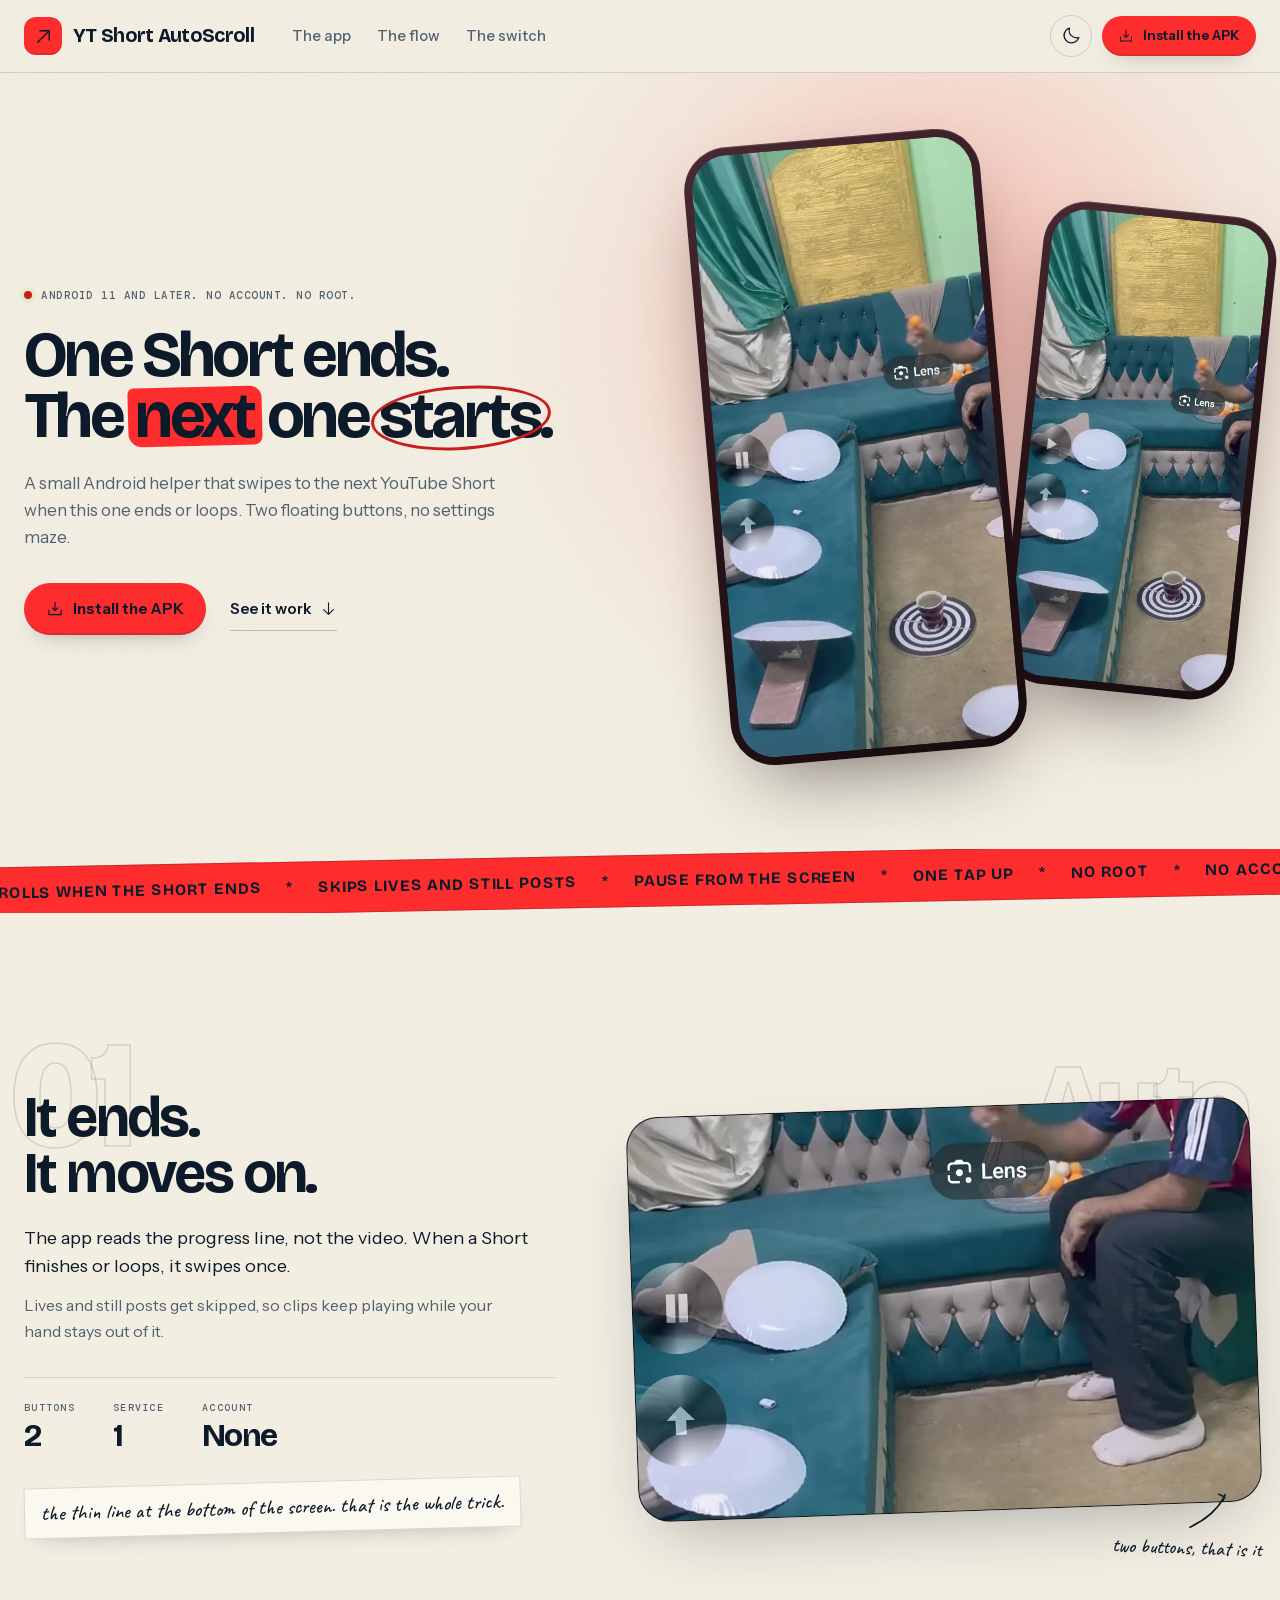
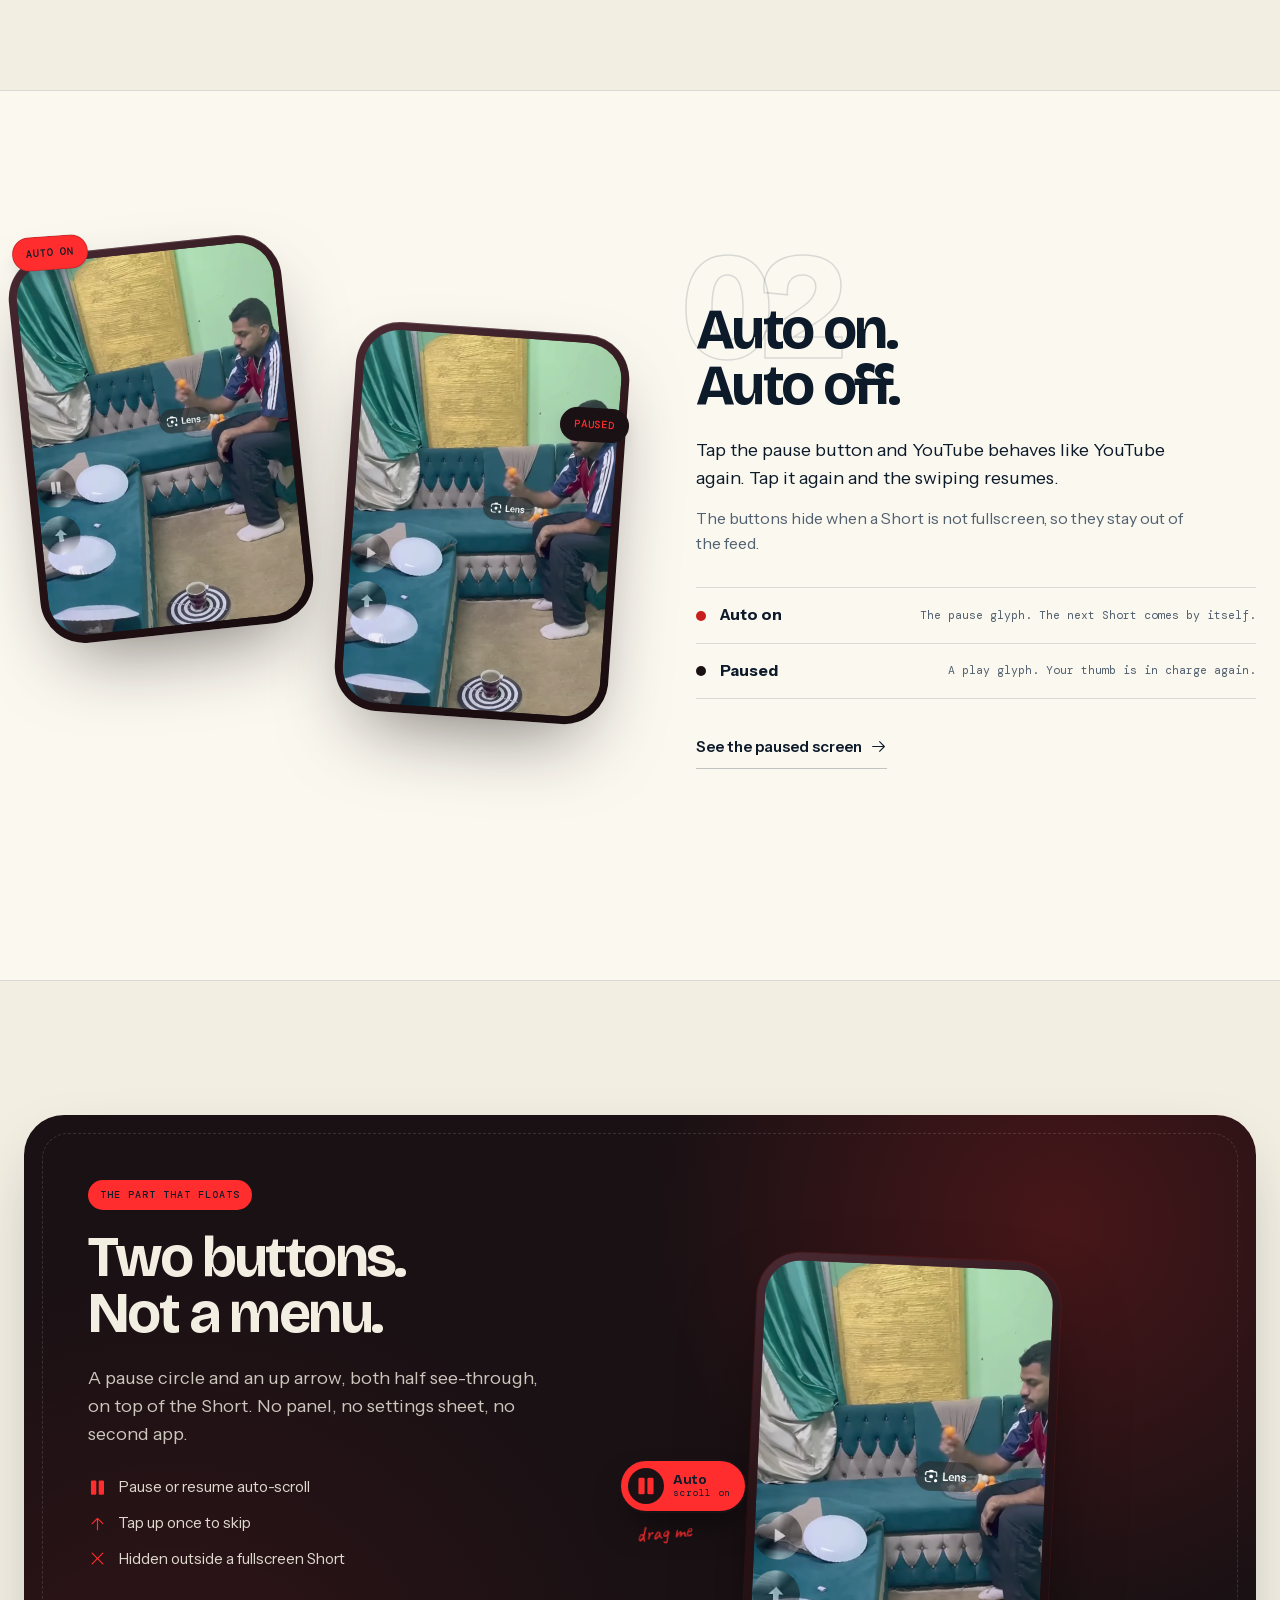
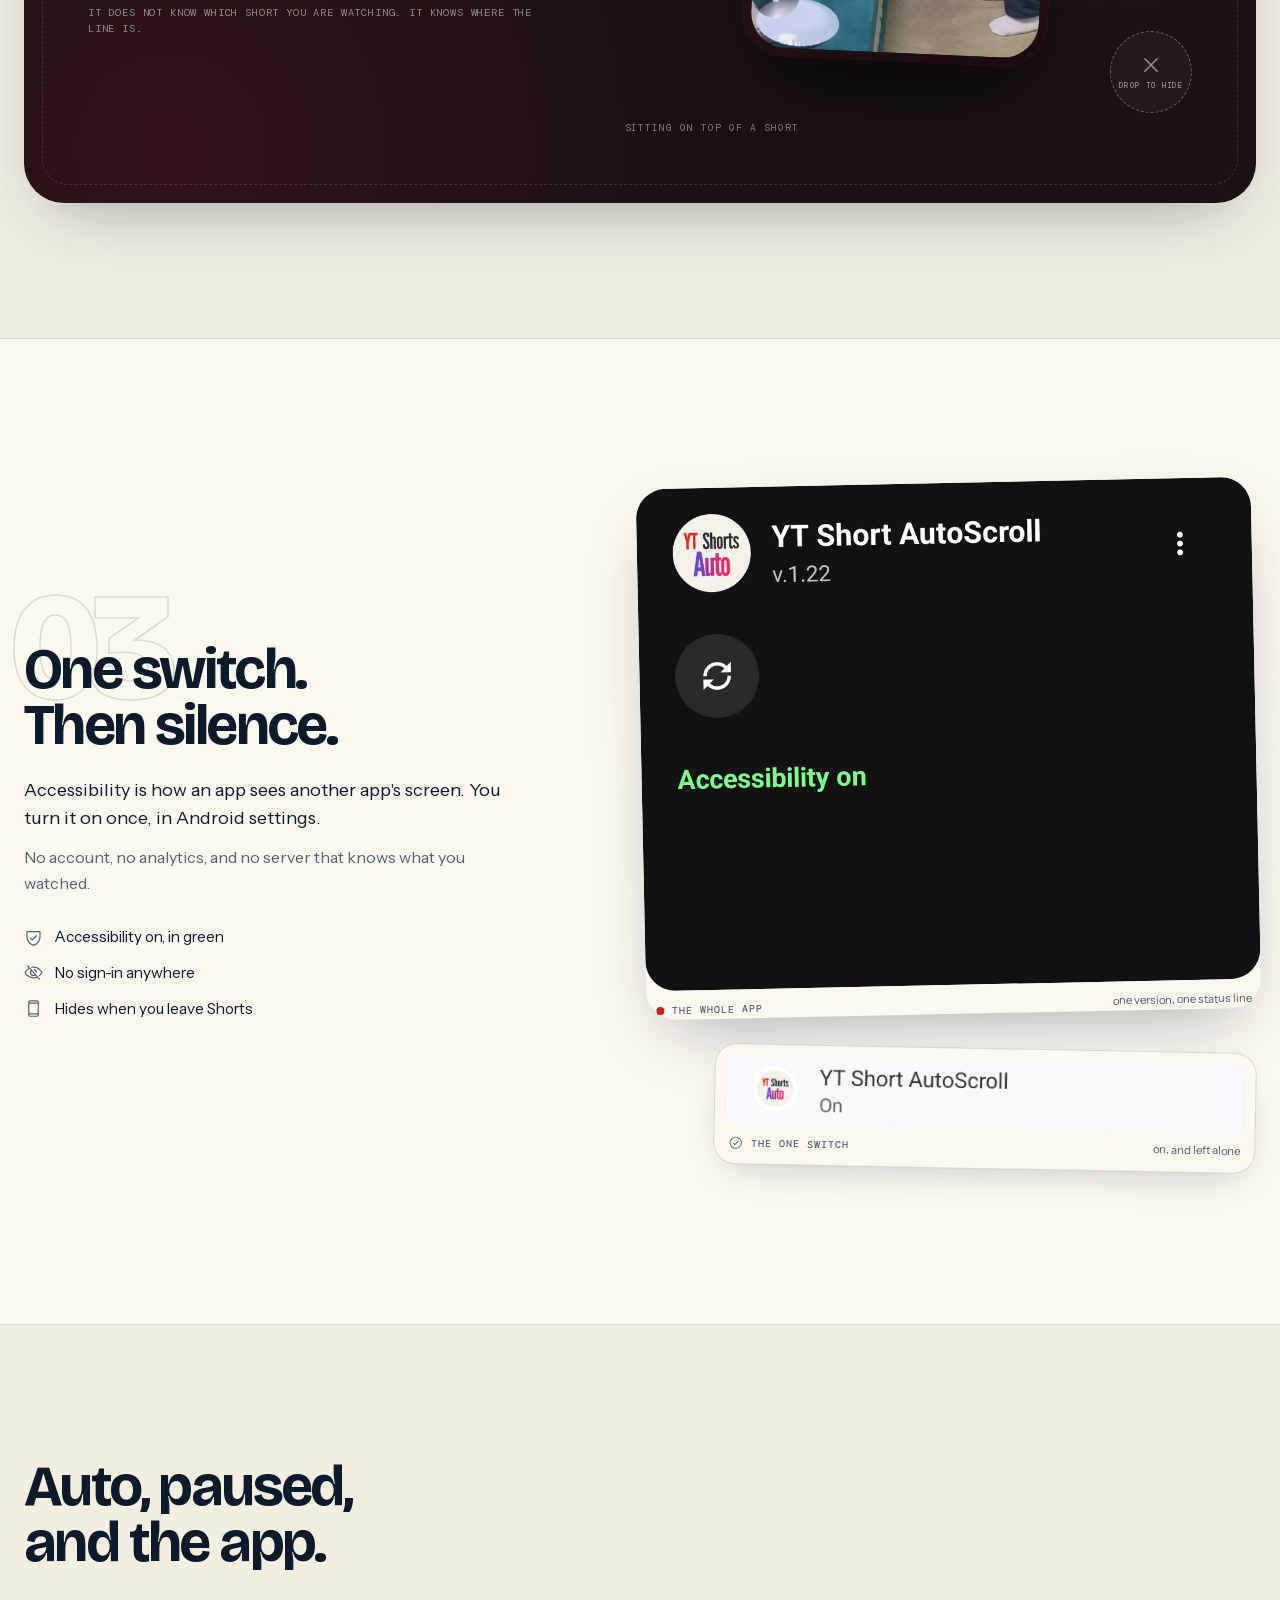
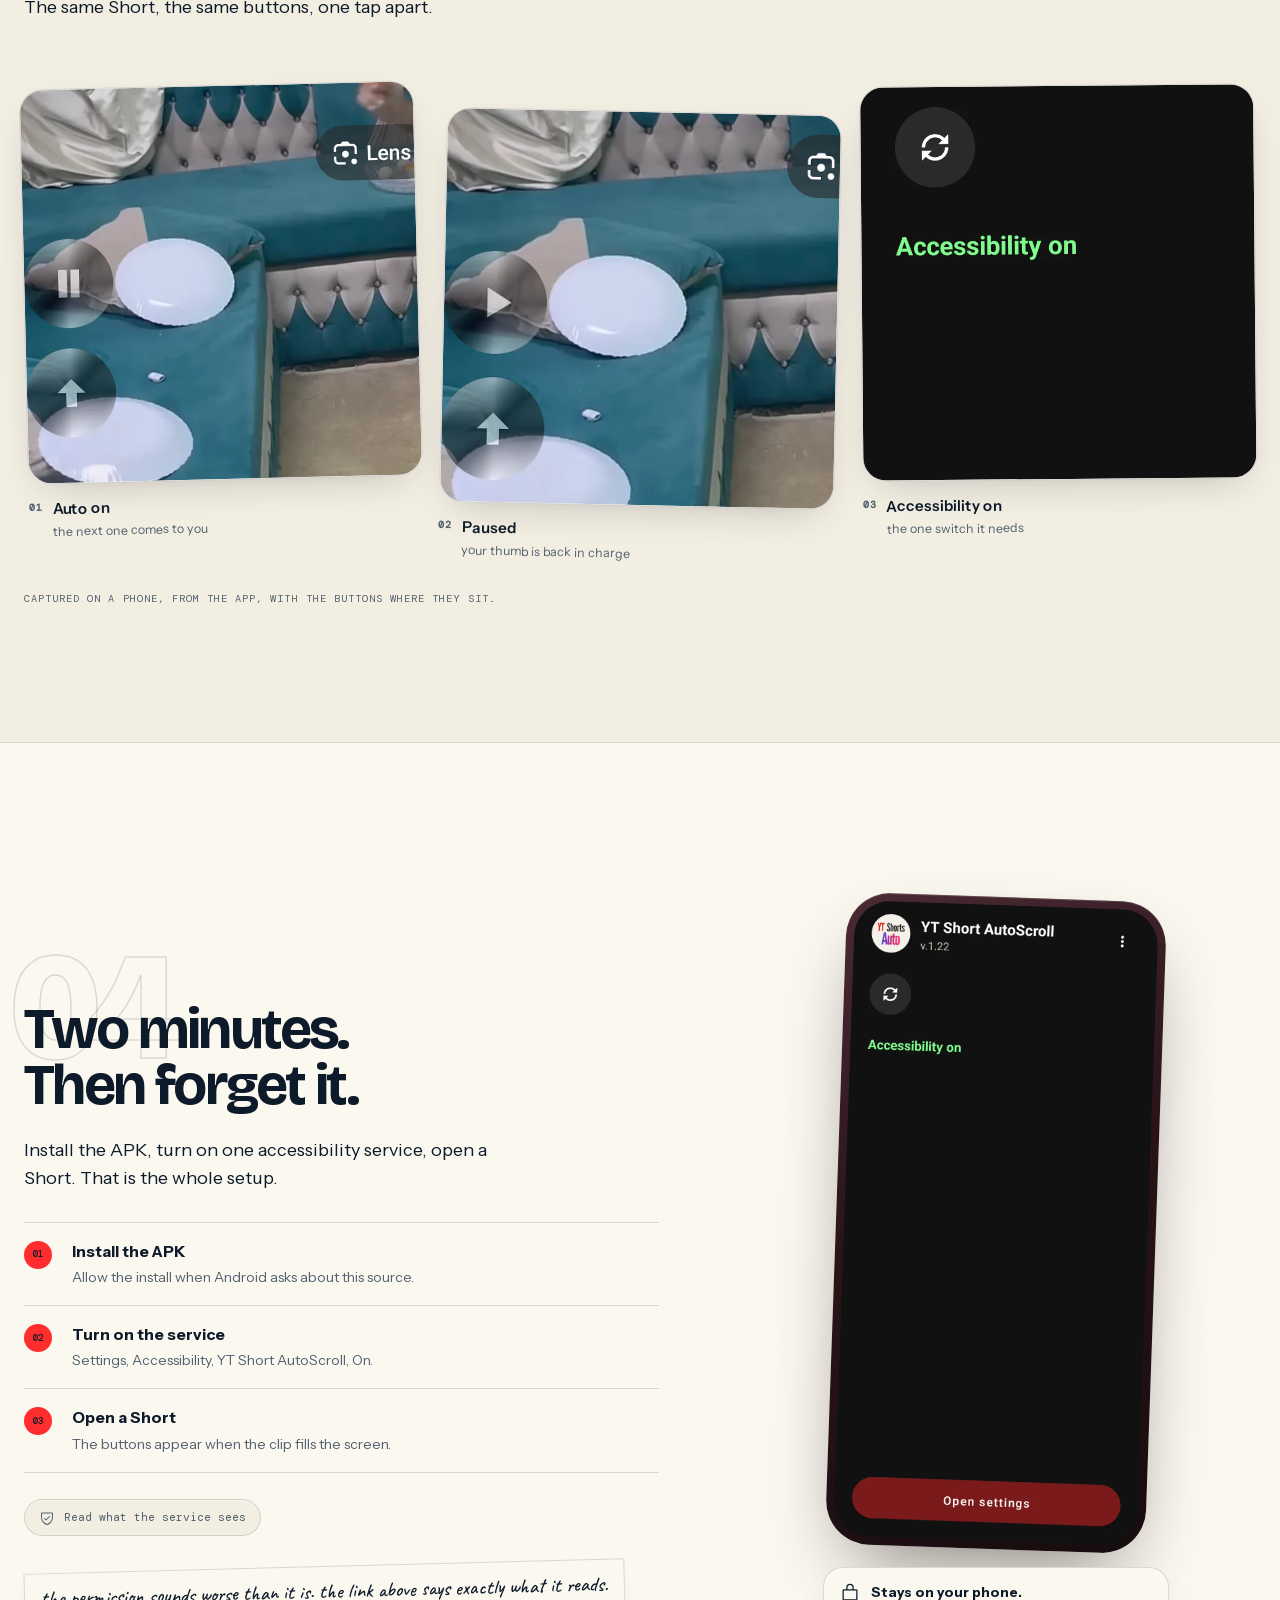
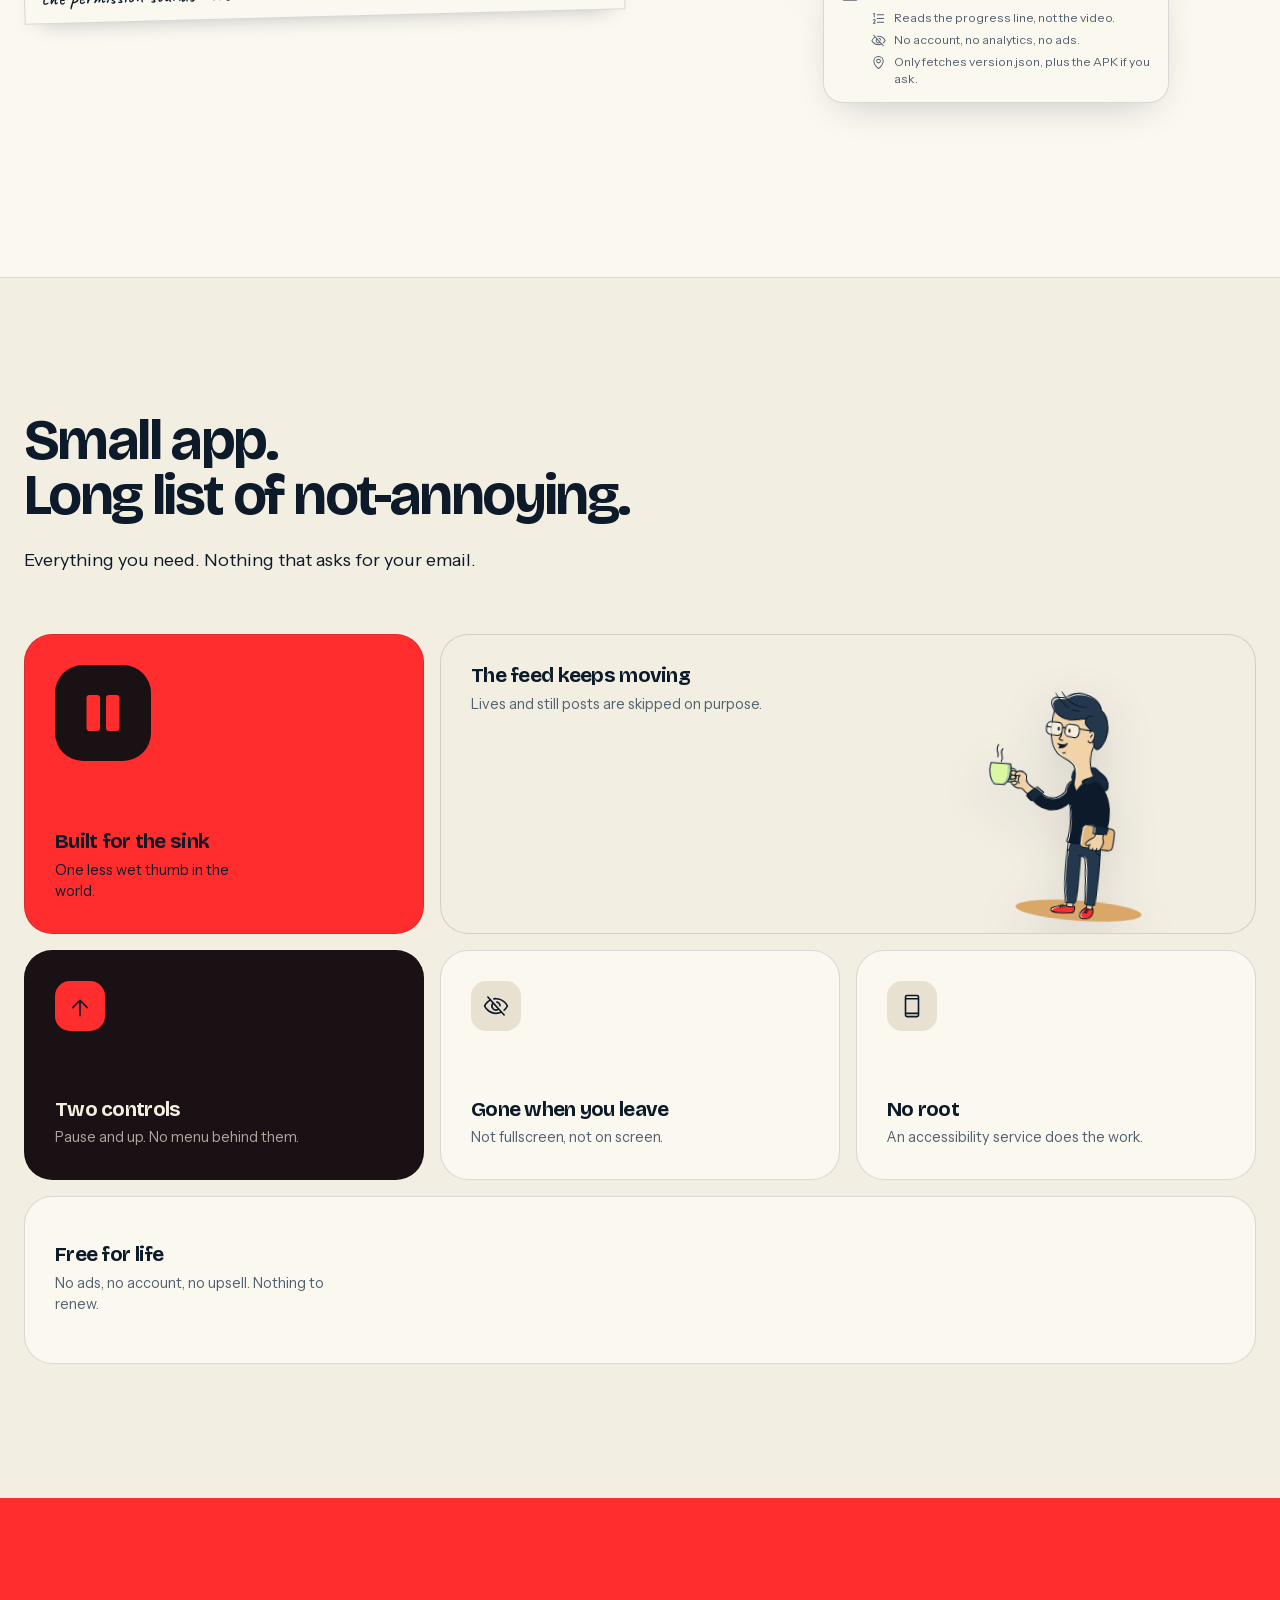
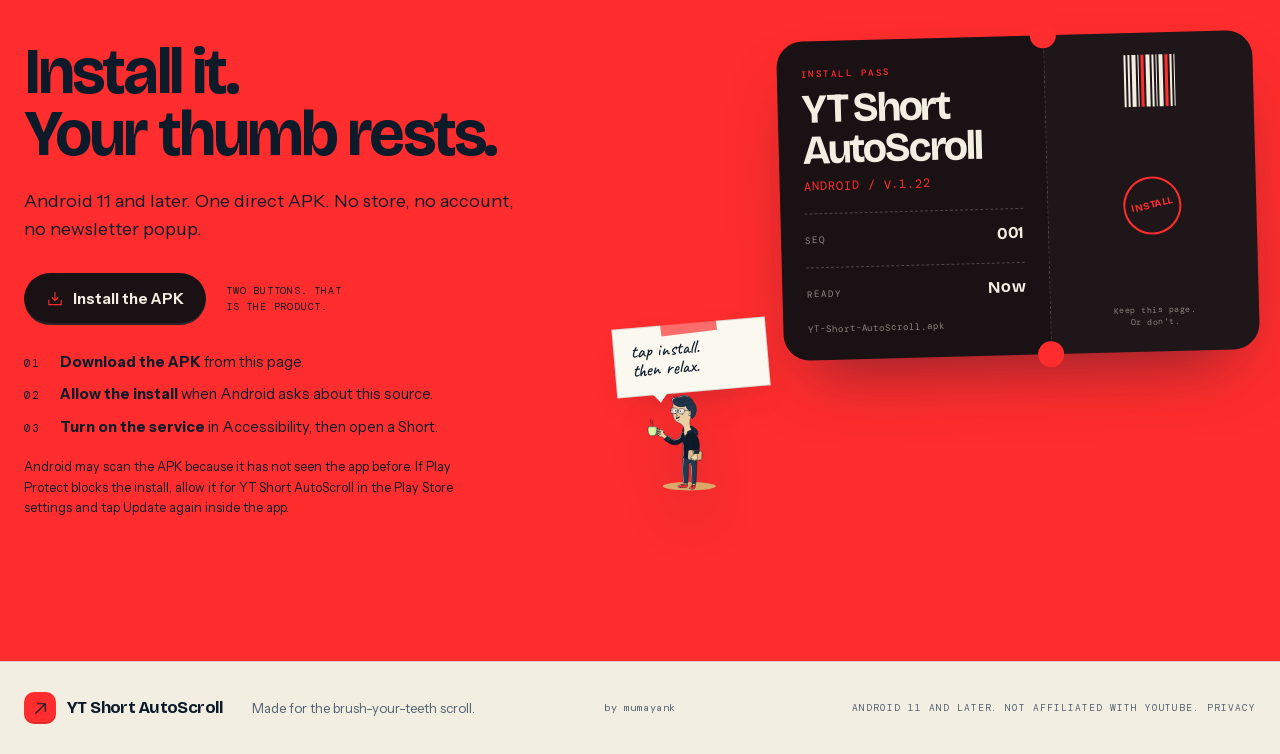
<file: index.html>
<!doctype html>
<html lang="en">
<head>
  <meta charset="utf-8">
  <meta name="viewport" content="width=device-width, initial-scale=1">
  <title>YT Short AutoScroll - Auto-scroll to the next Short when this one ends.</title>
  <meta name="description" content="A small Android helper that scrolls to the next YouTube Short when the current one ends or loops, with floating pause and one-tap up buttons.">
  <meta name="theme-color" content="#F3EEE2">
  <meta property="og:title" content="YT Short AutoScroll - Auto-scroll to the next Short when this one ends.">
  <meta property="og:description" content="A small Android helper that scrolls to the next YouTube Short when the current one ends or loops, with floating pause and one-tap up buttons.">
  <meta property="og:type" content="website">
  <meta property="og:url" content="https://mumayank.github.io/yt-short-autoscroll-releases/">
  <meta property="og:image" content="https://mumayank.github.io/yt-short-autoscroll-releases/assets/og.png">
  <meta property="og:image:width" content="1200">
  <meta property="og:image:height" content="630">
  <meta name="twitter:card" content="summary_large_image">
  <meta name="twitter:image" content="https://mumayank.github.io/yt-short-autoscroll-releases/assets/og.png">
  <link rel="icon" href="favicon.svg" type="image/svg+xml">
  <link rel="apple-touch-icon" href="assets/apple-touch-icon.png">
  <link rel="preload" href="assets/fonts/bricolage-grotesque.woff2" as="font" type="font/woff2" crossorigin>
  <link rel="preload" href="assets/fonts/instrument-sans.woff2" as="font" type="font/woff2" crossorigin>
  <link rel="preload" href="assets/img/hero-front.webp" as="image" type="image/webp">
  <link rel="stylesheet" href="styles.css?v=3">
  <script>
    (function () {
      document.documentElement.classList.add('js');
      try {
        var stored = localStorage.getItem('showcase-theme');
        var theme = stored || (window.matchMedia('(prefers-color-scheme: dark)').matches ? 'dark' : 'light');
        document.documentElement.setAttribute('data-theme', theme);
        document.querySelector('meta[name="theme-color"]').setAttribute('content', theme === 'dark' ? '#07131F' : '#F3EEE2');
      } catch (e) {}
    })();
  </script>
</head>
<body>
  <a class="skip" href="#main">Skip to the good part</a>

  <header class="nav">
    <div class="wrap nav__inner">
      <a class="brand" href="#top" aria-label="YT Short AutoScroll home">
        <span class="brand__mark"><svg class="icon" aria-hidden="true"><use href="assets/icons.svg#i-arrow-up-right"></use></svg></span>
        <span class="brand__name">YT Short AutoScroll</span>
      </a>

      <nav class="nav__links" aria-label="Sections">
        <a href="#feature-a">The app</a>
        <a href="#feature-b">The flow</a>
        <a href="#proof">The switch</a>
      </nav>

      <div class="nav__actions">
        <button class="theme" id="theme-toggle" type="button" aria-label="Switch to dark mode" aria-pressed="false">
          <svg class="icon theme__sun" aria-hidden="true"><use href="assets/icons.svg#i-sun"></use></svg>
          <svg class="icon theme__moon" aria-hidden="true"><use href="assets/icons.svg#i-moon"></use></svg>
        </button>
        <a class="btn btn--install btn--nav" href="./YT-Short-AutoScroll.apk">
          <svg class="icon" aria-hidden="true"><use href="assets/icons.svg#i-download-simple"></use></svg>
          Install the APK
        </a>
      </div>
    </div>
  </header>

  <main id="main">
    <!-- COPY: hero. Two lines, one .mark word and one .circled word. -->
    <section class="hero" id="top">
      <div class="wrap hero__inner">
        <div class="hero__copy">
          <p class="eyebrow"><span class="dot" aria-hidden="true"></span> Android 11 and later. No account. No root.</p>
          <h1>One Short ends.<br>The <span class="mark">next</span> one <span class="circled">starts</span>.</h1>
          <p class="hero__sub">A small Android helper that swipes to the next YouTube Short when this one ends or loops. Two floating buttons, no settings maze.</p>
          <div class="hero__cta">
            <a class="btn btn--install" href="./YT-Short-AutoScroll.apk">
              <svg class="icon" aria-hidden="true"><use href="assets/icons.svg#i-download-simple"></use></svg>
              Install the APK
            </a>
            <a class="arrow-link" href="#feature-a">See it work <svg class="icon" aria-hidden="true"><use href="assets/icons.svg#i-arrow-down"></use></svg></a>
          </div>
        </div>

        <div class="hero__visual" aria-label="YT Short AutoScroll screens">
          <div class="hero__phone hero__phone--back">
            <div class="phone">
              <div class="phone__screen">
                <img src="assets/img/hero-back.webp" width="723" height="1555" alt="The same Shorts screen with auto-scroll paused, shown by a play glyph in the floating button." fetchpriority="low">
              </div>
            </div>
          </div>

          <div class="hero__phone hero__phone--front">
            <div class="phone">
              <div class="phone__screen">
                <img src="assets/img/hero-front.webp" width="723" height="1555" alt="A YouTube Short playing with the app's floating pause and up buttons on the left edge." fetchpriority="high">
              </div>
            </div>
          </div>
        </div>
      </div>
    </section>

    <!-- COPY: marquee. Six to eight claims, uppercase, separated by an asterisk. -->
    <div class="marquee-wrap">
      <div class="marquee" aria-hidden="true">
        <div class="marquee__track">
          <span>SCROLLS WHEN THE SHORT ENDS <b>*</b> SKIPS LIVES AND STILL POSTS <b>*</b> PAUSE FROM THE SCREEN <b>*</b> ONE TAP UP <b>*</b> NO ROOT <b>*</b> NO ACCOUNT <b>*</b> FREE FOR LIFE <b>*</b> NOT AFFILIATED WITH YOUTUBE <b>*</b> </span>
          <span>SCROLLS WHEN THE SHORT ENDS <b>*</b> SKIPS LIVES AND STILL POSTS <b>*</b> PAUSE FROM THE SCREEN <b>*</b> ONE TAP UP <b>*</b> NO ROOT <b>*</b> NO ACCOUNT <b>*</b> FREE FOR LIFE <b>*</b> NOT AFFILIATED WITH YOUTUBE <b>*</b> </span>
        </div>
      </div>
    </div>

    <!-- COPY: feature split A. One idea, one card, one stat trio. -->
    <section class="section section--feature-a" id="feature-a">
      <div class="wrap">
        <div class="feature-a">
          <div class="feature-a__copy reveal">
            <span class="ghost-num" aria-hidden="true">01</span>
            <h2>It ends.<br>It moves on.</h2>
            <p class="lead">The app reads the progress line, not the video. When a Short finishes or loops, it swipes once.</p>
            <p class="body">Lives and still posts get skipped, so clips keep playing while your hand stays out of it.</p>

            <dl class="stats">
              <div><dt>Buttons</dt><dd>2</dd></div>
              <div><dt>Service</dt><dd>1</dd></div>
              <div><dt>Account</dt><dd>None</dd></div>
            </dl>

            <p class="note note--inline">the thin line at the bottom of the screen. that is the whole trick.</p>
          </div>

          <div class="feature-a__art reveal">
            <span class="big-time" aria-hidden="true">Auto</span>
            <figure class="stat-card">
              <img src="assets/img/feature-a-card.webp" width="1148" height="744" alt="Close crop of a Short playing with the floating pause and up buttons on the left." loading="lazy">
              <figcaption class="sr-only">The pause and up buttons over a playing Short.</figcaption>
            </figure>
            <div class="hand hand--card">
              <svg class="doodle" viewBox="0 0 110 70" aria-hidden="true">
                <path d="M6 58c20-10 38-26 48-45" fill="none" stroke="currentColor" stroke-width="2.4" stroke-linecap="round"/>
                <path d="M46 9c3 1 6 2 9 5M52 19c1-3 2-6 3-10" fill="none" stroke="currentColor" stroke-width="2.4" stroke-linecap="round"/>
              </svg>
              <span>two buttons, that is it</span>
            </div>
          </div>
        </div>
      </div>
    </section>

    <!-- COPY: feature split B. Two phones, two tags, one legend. -->
    <section class="section section--feature-b" id="feature-b">
      <div class="wrap">
        <div class="feature-b">
          <div class="feature-b__art reveal">
            <div class="feature-b__phone feature-b__phone--board">
              <div class="phone">
                <div class="phone__screen">
                  <img src="assets/img/feature-b-one.webp" width="760" height="1104" alt="A Short playing with the pause button showing two bars, which means auto-scroll is on." loading="lazy">
                </div>
              </div>
              <span class="tag tag--one">Auto on</span>
            </div>
            <div class="feature-b__phone feature-b__phone--drop">
              <div class="phone">
                <div class="phone__screen">
                  <img src="assets/img/feature-b-two.webp" width="760" height="1104" alt="The same Short with the pause button showing a play glyph, which means auto-scroll is off." loading="lazy">
                </div>
              </div>
              <span class="tag tag--two">Paused</span>
            </div>
          </div>

          <div class="feature-b__copy reveal">
            <span class="ghost-num" aria-hidden="true">02</span>
            <h2>Auto on.<br>Auto off.</h2>
            <p class="lead">Tap the pause button and YouTube behaves like YouTube again. Tap it again and the swiping resumes.</p>
            <p class="body">The buttons hide when a Short is not fullscreen, so they stay out of the feed.</p>

            <ul class="legend">
              <li><span class="legend__dot legend__dot--one" aria-hidden="true"></span><strong>Auto on</strong><span>The pause glyph. The next Short comes by itself.</span></li>
              <li><span class="legend__dot legend__dot--two" aria-hidden="true"></span><strong>Paused</strong><span>A play glyph. Your thumb is in charge again.</span></li>
            </ul>

            <button class="arrow-link arrow-link--button" type="button" id="open-detail">
              See the paused screen <svg class="icon" aria-hidden="true"><use href="assets/icons.svg#i-arrow-right"></use></svg>
            </button>
          </div>
        </div>
      </div>
    </section>

    <!-- COPY: dark panel. The one deep surface. Keep the prop interactive. -->
    <section class="section section--bubble" id="bubble">
      <div class="wrap">
        <div class="bubble-panel reveal">
          <div class="bubble-panel__copy">
            <span class="pill pill--accent">the part that floats</span>
            <h2>Two buttons.<br>Not a menu.</h2>
            <p class="lead lead--light">A pause circle and an up arrow, both half see-through, on top of the Short. No panel, no settings sheet, no second app.</p>

            <ul class="ticks ticks--light">
              <li><svg class="icon" aria-hidden="true"><use href="assets/icons.svg#i-pause"></use></svg> Pause or resume auto-scroll</li>
              <li><svg class="icon" aria-hidden="true"><use href="assets/icons.svg#i-arrow-up"></use></svg> Tap up once to skip</li>
              <li><svg class="icon" aria-hidden="true"><use href="assets/icons.svg#i-x"></use></svg> Hidden outside a fullscreen Short</li>
            </ul>

            <p class="bubble-panel__foot">It does not know which Short you are watching. It knows where the line is.</p>
          </div>

          <div class="bubble-stage" id="bubble-stage">
            <div class="bubble-stage__phone">
              <div class="phone phone--tilt">
                <div class="phone__screen">
                  <img src="assets/img/dark-stage.webp" width="820" height="1105" alt="A paused Short with the floating play and up buttons over the video." loading="lazy">
                </div>
              </div>
            </div>
            <p class="bubble-stage__caption">sitting on top of a Short</p>

            <button class="prop-bubble" id="prop-bubble" type="button">
              <span class="prop-bubble__mark"><svg class="icon" aria-hidden="true"><use href="assets/icons.svg#i-pause"></use></svg></span>
              <span class="prop-bubble__text"><b>Auto</b><em>scroll on</em></span>
              <span class="sr-only">Drag it around, or use the hide button to drop it.</span>
            </button>
            <span class="bubble-hint" id="bubble-hint" aria-hidden="true">drag me</span>

            <button class="bubble-hide" id="bubble-hide" type="button" aria-label="Drop to hide the floating pill">
              <svg class="icon" aria-hidden="true"><use href="assets/icons.svg#i-x"></use></svg>
              <span>drop to hide</span>
            </button>

            <button class="bubble-restore" id="bubble-restore" type="button" hidden>Bring it back</button>
          </div>
        </div>
      </div>
    </section>

    <!-- COPY: proof cards. Two real surfaces, not mockups. -->
    <section class="section section--notifs" id="proof">
      <div class="wrap">
        <div class="notifs">
          <div class="notifs__copy reveal">
            <span class="ghost-num" aria-hidden="true">03</span>
            <h2>One switch.<br>Then silence.</h2>
            <p class="lead">Accessibility is how an app sees another app's screen. You turn it on once, in Android settings.</p>
            <p class="body">No account, no analytics, and no server that knows what you watched.</p>

            <ul class="ticks">
              <li><svg class="icon" aria-hidden="true"><use href="assets/icons.svg#i-shield-check"></use></svg> Accessibility on, in green</li>
              <li><svg class="icon" aria-hidden="true"><use href="assets/icons.svg#i-eye-slash"></use></svg> No sign-in anywhere</li>
              <li><svg class="icon" aria-hidden="true"><use href="assets/icons.svg#i-device-mobile"></use></svg> Hides when you leave Shorts</li>
            </ul>
          </div>

          <div class="notifs__art reveal">
            <figure class="notif notif--big">
              <img src="assets/img/proof-large.webp" width="1060" height="865" alt="The app's screen with its icon, version v.1.22, a refresh button and Accessibility on in green." loading="lazy">
              <figcaption><span class="notif__dot" aria-hidden="true"></span> The whole app <span class="notif__muted">one version, one status line</span></figcaption>
            </figure>

            <figure class="notif notif--small">
              <img src="assets/img/proof-small.webp" width="1085" height="147" alt="Android accessibility settings showing YT Short AutoScroll switched on." loading="lazy">
              <figcaption><svg class="icon" aria-hidden="true"><use href="assets/icons.svg#i-check-circle"></use></svg> The one switch <span class="notif__muted">on, and left alone</span></figcaption>
            </figure>
          </div>
        </div>
      </div>
    </section>

    <!-- COPY: three-up strip. Three square crops that show range, not repetition. -->
    <section class="section section--maps">
      <div class="wrap">
        <div class="maps__head reveal">
          <h2>Auto, paused,<br>and the app.</h2>
          <p class="lead">The same Short, the same buttons, one tap apart.</p>
        </div>

        <div class="maps__strip reveal" tabindex="0" role="group" aria-label="Three app views">
          <figure class="map-card map-card--one">
            <div class="map-card__img">
              <img src="assets/img/strip-one.webp" width="760" height="760" alt="The floating pause and up buttons over a playing Short." loading="lazy">
            </div>
            <figcaption><span>01</span> Auto on <em>the next one comes to you</em></figcaption>
          </figure>

          <figure class="map-card map-card--two">
            <div class="map-card__img">
              <img src="assets/img/strip-two.webp" width="760" height="760" alt="The floating pause button showing a play glyph while auto-scroll is paused." loading="lazy">
            </div>
            <figcaption><span>02</span> Paused <em>your thumb is back in charge</em></figcaption>
          </figure>

          <figure class="map-card map-card--three">
            <div class="map-card__img">
              <img src="assets/img/strip-three.webp" width="760" height="760" alt="The app's home screen showing a refresh button and Accessibility on." loading="lazy">
            </div>
            <figcaption><span>03</span> Accessibility on <em>the one switch it needs</em></figcaption>
          </figure>
        </div>

        <p class="maps__foot reveal">Captured on a phone, from the app, with the buttons where they sit.</p>
      </div>
    </section>

    <!-- COPY: setup. Three steps, one phone, one honest privacy card. -->
    <section class="section section--setup">
      <div class="wrap">
        <div class="setup">
          <div class="setup__copy reveal">
            <span class="ghost-num" aria-hidden="true">04</span>
            <h2>Two minutes.<br>Then forget it.</h2>
            <p class="lead">Install the APK, turn on one accessibility service, open a Short. That is the whole setup.</p>

            <ol class="steps">
              <li><span>01</span><div><strong>Install the APK</strong><p>Allow the install when Android asks about this source.</p></div></li>
              <li><span>02</span><div><strong>Turn on the service</strong><p>Settings, Accessibility, YT Short AutoScroll, On.</p></div></li>
              <li><span>03</span><div><strong>Open a Short</strong><p>The buttons appear when the clip fills the screen.</p></div></li>
            </ol>

            <a class="link-chip" href="privacy.md">
              <svg class="icon" aria-hidden="true"><use href="assets/icons.svg#i-shield-check"></use></svg>
              <span>Read what the service sees</span>
            </a>

            <p class="note note--inline">the permission sounds worse than it is. the link above says exactly what it reads.</p>
          </div>

          <div class="setup__art reveal">
            <div class="phone phone--setup">
              <div class="phone__screen">
                <img src="assets/img/setup-screen.webp" width="900" height="1883" alt="The app's full home screen with its icon, version v.1.22, Accessibility on and an Open settings button." loading="lazy">
              </div>
            </div>
            <div class="setup__privacy">
              <svg class="icon" aria-hidden="true"><use href="assets/icons.svg#i-lock-simple"></use></svg>
              <div class="setup__privacy-copy">
                <strong>Stays on your phone.</strong>
                <ul class="setup__privacy-list">
                  <li><svg class="icon" aria-hidden="true"><use href="assets/icons.svg#i-list-numbers"></use></svg><span>Reads the progress line, not the video.</span></li>
                  <li><svg class="icon" aria-hidden="true"><use href="assets/icons.svg#i-eye-slash"></use></svg><span>No account, no analytics, no ads.</span></li>
                  <li><svg class="icon" aria-hidden="true"><use href="assets/icons.svg#i-map-pin"></use></svg><span>Only fetches version.json, plus the APK if you ask.</span></li>
                </ul>
              </div>
            </div>
          </div>
        </div>
      </div>
    </section>

    <!-- COPY: bento. Six cards, at most two illustrations. -->
    <section class="section section--bento">
      <div class="wrap">
        <div class="bento__head reveal">
          <h2>Small app.<br>Long list of not-annoying.</h2>
          <p class="lead">Everything you need. Nothing that asks for your email.</p>
        </div>

        <div class="bento">
          <article class="bento__card bento__card--coffee reveal">
            <span class="bento__icon"><svg class="icon" aria-hidden="true"><use href="assets/icons.svg#i-pause"></use></svg></span>
            <div class="bento__copy">
              <h3>Built for the sink</h3>
              <p>One less wet thumb in the world.</p>
            </div>
          </article>

          <article class="bento__card bento__card--background reveal">
            <div class="bento__copy">
              <h3>The feed keeps moving</h3>
              <p>Lives and still posts are skipped on purpose.</p>
            </div>
            <div class="bento__art bento__art--map">
              <img src="assets/ill/freelancer.svg" width="1000" height="880" alt="" loading="lazy">
            </div>
          </article>

          <article class="bento__card bento__card--bubble reveal">
            <span class="bento__icon"><svg class="icon" aria-hidden="true"><use href="assets/icons.svg#i-arrow-up"></use></svg></span>
            <div class="bento__copy">
              <h3>Two controls</h3>
              <p>Pause and up. No menu behind them.</p>
            </div>
          </article>

          <article class="bento__card bento__card--silent reveal">
            <span class="bento__icon"><svg class="icon" aria-hidden="true"><use href="assets/icons.svg#i-eye-slash"></use></svg></span>
            <div class="bento__copy">
              <h3>Gone when you leave</h3>
              <p>Not fullscreen, not on screen.</p>
            </div>
          </article>

          <article class="bento__card bento__card--privacy reveal">
            <span class="bento__icon"><svg class="icon" aria-hidden="true"><use href="assets/icons.svg#i-device-mobile"></use></svg></span>
            <div class="bento__copy">
              <h3>No root</h3>
              <p>An accessibility service does the work.</p>
            </div>
          </article>

          <article class="bento__card bento__card--cadence reveal">
            <div class="bento__copy">
              <h3>Free for life</h3>
              <p>No ads, no account, no upsell. Nothing to renew.</p>
            </div>
          </article>
        </div>
      </div>
    </section>

    <!-- COPY: closing CTA. Keep the install steps honest, including the Play Protect note. -->
    <section class="section section--cta" id="install">
      <div class="wrap">
        <div class="cta">
          <div class="cta__copy reveal">
            <h2>Install it.<br>Your thumb rests.</h2>
            <p class="lead">Android 11 and later. One direct APK. No store, no account, no newsletter popup.</p>
            <div class="cta__actions">
              <a class="btn btn--navy" href="./YT-Short-AutoScroll.apk">
                <svg class="icon" aria-hidden="true"><use href="assets/icons.svg#i-download-simple"></use></svg>
                Install the APK
              </a>
              <span class="cta__aside">Two buttons. That is the product.</span>
            </div>
            <ol class="install-steps">
              <li><span>01</span><div><strong>Download the APK</strong> from this page.</div></li>
              <li><span>02</span><div><strong>Allow the install</strong> when Android asks about this source.</div></li>
              <li><span>03</span><div><strong>Turn on the service</strong> in Accessibility, then open a Short.</div></li>
            </ol>
            <p class="install-note">Android may scan the APK because it has not seen the app before. If Play Protect blocks the install, allow it for YT Short AutoScroll in the Play Store settings and tap Update again inside the app.</p>
          </div>

          <div class="cta__art reveal">
            <div class="ticket" aria-label="YT Short AutoScroll install pass, Android 11 and later, version 1.22">
              <div class="ticket__main">
                <p class="ticket__kicker">Install pass</p>
                <p class="ticket__brand">YT Short AutoScroll</p>
                <p class="ticket__route">Android <span aria-hidden="true">/</span> v.1.22</p>
                <div class="ticket__row"><span>Seq</span><strong>001</strong></div>
                <div class="ticket__row"><span>Ready</span><strong>Now</strong></div>
                <p class="ticket__link">YT-Short-AutoScroll.apk</p>
              </div>
              <div class="ticket__stub">
                <div class="barcode" aria-hidden="true">
                  <i></i><i></i><i></i><i></i><i></i><i></i><i></i><i></i><i></i><i></i><i></i><i></i>
                </div>
                <span class="ticket__stamp">Install</span>
                <span class="ticket__small">Keep this page.<br>Or don't.</span>
              </div>
            </div>

            <div class="cta__person">
              <img src="assets/ill/freelancer.svg" width="1000" height="880" alt="" loading="lazy">
            </div>
            <div class="note note--cta">tap install.<br>then relax.</div>
          </div>
        </div>
      </div>
    </section>

    <dialog class="detail-dialog" id="detail-dialog" aria-labelledby="detail-dialog-title">
      <div class="detail-dialog__panel">
        <div class="detail-dialog__head">
          <div><h2 id="detail-dialog-title">The paused screen</h2><p class="detail-dialog__sub">The play glyph means auto-scroll is off. Tap it to resume.</p></div>
          <button class="detail-dialog__close" type="button" data-close aria-label="Close the detail">
            <svg class="icon" aria-hidden="true"><use href="assets/icons.svg#i-x"></use></svg>
          </button>
        </div>
        <div class="detail-dialog__body">
          <img src="assets/img/detail-screen.webp" width="760" height="988" alt="A close view of the paused Short with the play glyph in the floating button.">
        </div>
      </div>
    </dialog>
  </main>

  <footer class="footer">
    <div class="wrap footer__inner">
      <div class="footer__start">
        <a class="brand brand--footer" href="#top" aria-label="YT Short AutoScroll, back to top">
          <span class="brand__mark"><svg class="icon" aria-hidden="true"><use href="assets/icons.svg#i-arrow-up-right"></use></svg></span>
          <span class="brand__name">YT Short AutoScroll</span>
        </a>
        <p>Made for the brush-your-teeth scroll.</p>
      </div>
      <p class="footer__credit">by mumayank</p>
      <p class="footer__small">Android 11 and later. Not affiliated with YouTube. <a href="privacy.md">Privacy</a></p>
    </div>
  </footer>

  <script src="script.js?v=2" defer></script>
</body>
</html>
</file>
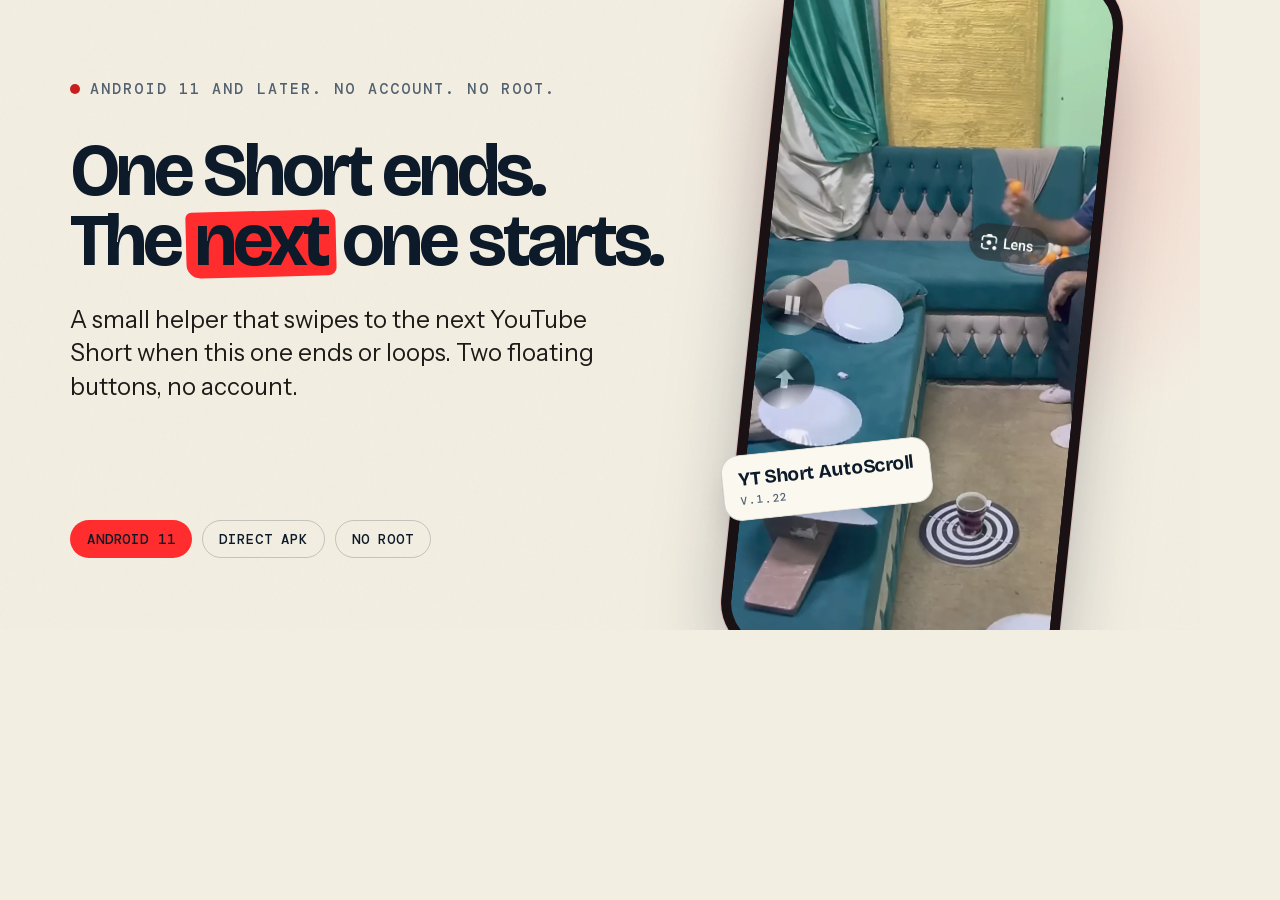
<file: og.html>
<!doctype html>
<html lang="en">
<head>
<meta charset="utf-8">
<title>YT Short AutoScroll social card</title>
<style>
  @font-face { font-family: 'Bricolage Grotesque'; src: url('assets/fonts/bricolage-grotesque.woff2') format('woff2'); font-weight: 200 800; font-display: block; }
  @font-face { font-family: 'Instrument Sans'; src: url('assets/fonts/instrument-sans.woff2') format('woff2'); font-weight: 400 700; font-display: block; }
  @font-face { font-family: 'DM Mono'; src: url('assets/fonts/dm-mono-500.woff2') format('woff2'); font-weight: 500; font-display: block; }
  * { box-sizing: border-box; }
  html, body { margin: 0; width: 1200px; height: 630px; overflow: hidden; }
  body {
    background: #F3EEE2; color: #0C1A2A;
    font-family: 'Instrument Sans', Arial, sans-serif;
    -webkit-font-smoothing: antialiased;
  }
  .card { position: relative; width: 1200px; height: 630px; overflow: hidden; padding: 64px 70px; display: flex; gap: 40px; }
  .card::before {
    content: ""; position: absolute; right: -120px; top: -180px; width: 640px; height: 640px; border-radius: 50%;
    background: radial-gradient(circle, rgba(255, 45, 45, 0.3) 0%, transparent 68%);
    opacity: .55;
  }
  .card::after {
    content: ""; position: absolute; inset: 0; pointer-events: none; opacity: .06; mix-blend-mode: multiply;
    background-image: url("data:image/svg+xml,%3Csvg viewBox='0 0 220 220' xmlns='http://www.w3.org/2000/svg'%3E%3Cfilter id='n'%3E%3CfeTurbulence type='fractalNoise' baseFrequency='0.9' numOctaves='4' stitchTiles='stitch'/%3E%3C/filter%3E%3Crect width='100%25' height='100%25' filter='url(%23n)' opacity='0.5'/%3E%3C/svg%3E");
  }
  .copy { position: relative; z-index: 2; width: 610px; display: flex; flex-direction: column; }
  .eyebrow { display: flex; align-items: center; gap: 10px; font-family: 'DM Mono', monospace; font-size: 15px; letter-spacing: .14em; text-transform: uppercase; color: #526170; }
  .dot { width: 10px; height: 10px; border-radius: 50%; background: #C81E1E; }
  h1 { margin: 22px 0 0; font-family: 'Bricolage Grotesque', sans-serif; font-size: 74px; line-height: .95; letter-spacing: -.055em; font-weight: 700; }
  .mark { position: relative; display: inline-block; z-index: 0; isolation: isolate; padding: 0 .04em; }
  .mark::before { content: ""; position: absolute; z-index: -1; inset: 6% -4% 0; background: #FF2D2D; border-radius: 6px 12px 8px 14px; transform: rotate(-1.4deg); }
  .sub { margin: 26px 0 0; font-size: 24px; line-height: 1.4; color: #1E1A17; max-width: 560px; }
  .chips { display: flex; gap: 10px; margin-top: auto; padding-bottom: 8px; }
  .chip { display: inline-flex; align-items: center; height: 38px; padding: 0 16px; border-radius: 999px; border: 1px solid rgba(12,26,42,.2); font-family: 'DM Mono', monospace; font-size: 14px; letter-spacing: .06em; text-transform: uppercase; }
  .chip--fill { background: #FF2D2D; border-color: transparent; font-weight: 500; }
  .art { position: relative; z-index: 2; width: 420px; margin-left: auto; display: flex; align-items: center; justify-content: center; }
  .phone { width: 340px; padding: 10px; border-radius: 52px; background: #1A1114; box-shadow: 0 40px 90px -30px rgba(11,26,41,.55), 0 0 0 1px rgba(255,45,45,.15); transform: rotate(6deg); }
  .screen { border-radius: 42px; overflow: hidden; background: #000; }
  .screen img { display: block; width: 100%; height: auto; }
  .badge { position: absolute; left: 8px; bottom: 54px; z-index: 3; transform: rotate(-6deg); background: #FBF8F0; border: 1px solid rgba(12,26,42,.16); border-radius: 18px; padding: 12px 16px; box-shadow: 0 18px 40px -20px rgba(11,26,41,.45); }
  .badge b { display: block; font-family: 'Bricolage Grotesque', sans-serif; font-size: 19px; letter-spacing: -.02em; }
  .badge span { display: block; font-family: 'DM Mono', monospace; font-size: 11px; letter-spacing: .08em; text-transform: uppercase; color: #526170; margin-top: 3px; }
</style>
</head>
<body>
  <div class="card" id="og">
    <div class="copy">
      <p class="eyebrow"><span class="dot"></span> Android 11 and later. No account. No root.</p>
      <h1>One Short ends.<br>The <span class="mark">next</span> one starts.</h1>
      <p class="sub">A small helper that swipes to the next YouTube Short when this one ends or loops. Two floating buttons, no account.</p>
      <div class="chips">
        <span class="chip chip--fill">Android 11</span>
        <span class="chip">Direct APK</span>
        <span class="chip">No root</span>
      </div>
    </div>
    <div class="art">
      <div class="phone"><div class="screen"><img id="shot" src="assets/img/hero-front.webp" alt=""></div></div>
      <div class="badge"><b>YT Short AutoScroll</b><span>v.1.22</span></div>
    </div>
  </div>
</body>
</html>
</file>
<file: styles.css>
/* App showcase template
   Shape rule: buttons and chips are pills, cards are 28px, panels 40px, phones 44px.
   Z-index scale: content 1-5, nav 50, grain 60, skip link 100.

   Section class map (origin names kept so the CSS stays stable):
   .feature-a      feature split A, copy left, one card right
   .feature-b    feature split B, two phones left, copy right
   .bubble-panel dark feature panel with the interactive prop
   .notifs       proof cards, two system surfaces
   .maps         three-up square strip
   .setup        setup steps plus one phone and a privacy card
   .bento        six-card bento grid
   .cta          closing install block with the ticket

   Accent is one hue only. Set --accent, --accent-rgb, --accent-dark and
   --accent-soft. Never use the accent for body text on paper. */

@font-face {
  font-family: 'Bricolage Grotesque';
  src: url('assets/fonts/bricolage-grotesque.woff2') format('woff2');
  font-weight: 200 800;
  font-style: normal;
  font-display: swap;
}
@font-face {
  font-family: 'Instrument Sans';
  src: url('assets/fonts/instrument-sans.woff2') format('woff2');
  font-weight: 400 700;
  font-style: normal;
  font-display: swap;
}
@font-face {
  font-family: 'Instrument Sans';
  src: url('assets/fonts/instrument-sans-italic.woff2') format('woff2');
  font-weight: 400 700;
  font-style: italic;
  font-display: swap;
}
@font-face {
  font-family: 'DM Mono';
  src: url('assets/fonts/dm-mono-400.woff2') format('woff2');
  font-weight: 400;
  font-style: normal;
  font-display: swap;
}
@font-face {
  font-family: 'DM Mono';
  src: url('assets/fonts/dm-mono-500.woff2') format('woff2');
  font-weight: 500;
  font-style: normal;
  font-display: swap;
}
@font-face {
  font-family: 'Caveat';
  src: url('assets/fonts/caveat.woff2') format('woff2');
  font-weight: 500 600;
  font-style: normal;
  font-display: swap;
}

:root {
  --paper: #F3EEE2;
  --paper-2: #FBF8F0;
  --paper-3: #E8E0D0;
  --ink: #0C1A2A;
  --ink-2: #1B3044;
  --slate: #526170;
  --slate-2: #63717E;
  --line: rgba(12, 26, 42, 0.14);
  --line-strong: rgba(12, 26, 42, 0.24);
  --accent: #FF2D2D;
  --accent-rgb: 255 45 45;
  --accent-dark: #C81E1E;
  --accent-soft: #FFE0E0;
  --deep: #1A1114;
  --deep-2: #2A1A20;
  --on-accent: #0C1A2A;
  --on-deep: #F3EEE2;
  --shadow: 0 26px 70px -26px rgba(11, 26, 41, 0.38);
  --shadow-soft: 0 14px 40px -18px rgba(11, 26, 41, 0.28);
  --r-card: 28px;
  --r-big: 40px;
  --r-phone: 44px;
  --r-pill: 999px;
  --font-display: 'Bricolage Grotesque', 'Trebuchet MS', sans-serif;
  --font-body: 'Instrument Sans', 'Helvetica Neue', Arial, sans-serif;
  --font-mono: 'DM Mono', ui-monospace, SFMono-Regular, monospace;
  --font-hand: 'Caveat', 'Bradley Hand', cursive;
  color-scheme: light;
}

[data-theme="dark"] {
  --paper: #07131F;
  --paper-2: #0D1D2B;
  --paper-3: #122536;
  --ink: #F3EEE2;
  --ink-2: #DDE7EE;
  --slate: #B3C0CA;
  --slate-2: #9AA9B5;
  --line: rgba(243, 238, 226, 0.15);
  --line-strong: rgba(243, 238, 226, 0.26);
  --deep: #2A1418;
  --deep-2: #3A1B22;
  --shadow: 0 26px 70px -26px rgba(0, 0, 0, 0.7);
  --shadow-soft: 0 14px 40px -18px rgba(0, 0, 0, 0.55);
  color-scheme: dark;
}

*,
*::before,
*::after {
  box-sizing: border-box;
}

html {
  scroll-behavior: smooth;
  scroll-padding-top: 92px;
  -webkit-text-size-adjust: 100%;
  overflow-x: clip;
}

body {
  margin: 0;
  background: var(--paper);
  color: var(--ink);
  font-family: var(--font-body);
  font-size: 17px;
  line-height: 1.55;
  -webkit-font-smoothing: antialiased;
  text-rendering: optimizeLegibility;
  overflow-x: clip;
}

body::after {
  content: "";
  position: fixed;
  inset: 0;
  z-index: 60;
  pointer-events: none;
  opacity: 0.06;
  mix-blend-mode: multiply;
  background-image: url("data:image/svg+xml,%3Csvg viewBox='0 0 220 220' xmlns='http://www.w3.org/2000/svg'%3E%3Cfilter id='n'%3E%3CfeTurbulence type='fractalNoise' baseFrequency='0.9' numOctaves='4' stitchTiles='stitch'/%3E%3C/filter%3E%3Crect width='100%25' height='100%25' filter='url(%23n)' opacity='0.5'/%3E%3C/svg%3E");
}

[data-theme="dark"] body::after {
  mix-blend-mode: screen;
  opacity: 0.035;
}

img,
svg {
  display: block;
}

img {
  max-width: 100%;
  height: auto;
}

a {
  color: inherit;
  text-decoration: none;
}

button {
  font: inherit;
  color: inherit;
}

h1,
h2,
h3,
p,
figure,
dl,
dd,
ol,
ul {
  margin: 0;
}

h1,
h2,
h3 {
  font-family: var(--font-display);
  font-weight: 700;
  letter-spacing: -0.04em;
}

::selection {
  background: var(--accent);
  color: var(--on-accent);
}

:focus-visible {
  outline: 3px solid var(--accent-dark);
  outline-offset: 3px;
}

.section--cta :focus-visible,
.section--cta a:focus-visible,
.section--cta button:focus-visible {
  outline-color: var(--on-accent);
}

.sr-only {
  position: absolute;
  width: 1px;
  height: 1px;
  padding: 0;
  margin: -1px;
  overflow: hidden;
  clip: rect(0, 0, 0, 0);
  white-space: nowrap;
  border: 0;
}

.skip {
  position: fixed;
  top: 12px;
  left: 12px;
  z-index: 100;
  padding: 12px 18px;
  border-radius: var(--r-pill);
  background: var(--accent);
  color: var(--on-accent);
  font-weight: 700;
  transform: translateY(-140%);
  transition: transform 0.2s ease;
}

.skip:focus {
  transform: translateY(0);
}

.wrap {
  width: min(1240px, calc(100% - 48px));
  margin-inline: auto;
}

.icon {
  width: 20px;
  height: 20px;
  flex: none;
  fill: currentColor;
}

/* Navigation */

.nav {
  position: sticky;
  top: 0;
  z-index: 50;
  background: color-mix(in srgb, var(--paper) 86%, transparent);
  border-bottom: 1px solid var(--line);
  backdrop-filter: blur(16px);
  -webkit-backdrop-filter: blur(16px);
}

.nav__inner {
  display: flex;
  align-items: center;
  gap: 28px;
  min-height: 72px;
}

.brand {
  display: inline-flex;
  align-items: center;
  gap: 11px;
  flex: none;
}

.brand__mark {
  display: grid;
  place-items: center;
  width: 38px;
  height: 38px;
  border-radius: 12px;
  background: var(--accent);
  color: var(--on-accent);
  box-shadow: inset 0 -2px 0 rgba(12, 26, 42, 0.12);
}

.brand__mark .icon {
  width: 23px;
  height: 23px;
}

.brand__name {
  font-family: var(--font-display);
  font-size: 1.24rem;
  font-weight: 700;
  letter-spacing: -0.035em;
}

.nav__links {
  display: flex;
  align-items: center;
  gap: 26px;
  margin-left: 10px;
}

.nav__links a {
  position: relative;
  color: var(--slate);
  font-size: 0.92rem;
  font-weight: 500;
  padding: 6px 0;
}

.nav__links a::after {
  content: "";
  position: absolute;
  left: 0;
  right: 0;
  bottom: 0;
  height: 2px;
  border-radius: 2px;
  background: var(--accent-dark);
  transform: scaleX(0);
  transform-origin: left;
  transition: transform 0.25s cubic-bezier(0.16, 1, 0.3, 1);
}

.nav__links a:hover {
  color: var(--ink);
}

.nav__links a:hover::after {
  transform: scaleX(1);
}

.nav__actions {
  display: flex;
  align-items: center;
  gap: 10px;
  margin-left: auto;
}

.theme {
  display: grid;
  place-items: center;
  width: 42px;
  height: 42px;
  flex: none;
  border: 1px solid var(--line);
  border-radius: 50%;
  background: transparent;
  color: var(--ink);
  cursor: pointer;
  transition: background 0.2s ease, transform 0.2s ease;
}

.theme:hover {
  background: var(--paper-2);
}

.theme:active {
  transform: scale(0.94);
}

.theme__sun {
  display: none;
}

.theme__moon {
  display: block;
}

[data-theme="dark"] .theme__sun {
  display: block;
}

[data-theme="dark"] .theme__moon {
  display: none;
}

.btn {
  display: inline-flex;
  align-items: center;
  justify-content: center;
  gap: 9px;
  min-height: 52px;
  padding: 0 22px;
  border-radius: var(--r-pill);
  font-size: 0.95rem;
  font-weight: 650;
  line-height: 1;
  white-space: nowrap;
}

.btn .icon {
  width: 18px;
  height: 18px;
}

.btn--install {
  background: var(--accent);
  color: var(--on-accent);
  box-shadow: inset 0 -2px 0 rgba(12, 26, 42, 0.13), 0 10px 24px -14px rgba(12, 26, 42, 0.4);
  cursor: pointer;
  transition: transform 160ms ease, box-shadow 160ms ease;
}

.btn--install:hover {
  transform: translateY(-1px);
  box-shadow: inset 0 -2px 0 rgba(12, 26, 42, 0.13), 0 18px 30px -18px rgba(12, 26, 42, 0.55);
}

.btn--install:active {
  transform: translateY(0);
}

.btn--nav {
  min-height: 40px;
  padding: 0 16px;
  font-size: 0.82rem;
}

.btn--nav .icon {
  width: 16px;
  height: 16px;
}

.btn--navy {
  background: var(--deep);
  color: var(--on-deep);
  box-shadow: inset 0 -2px 0 rgba(255, 255, 255, 0.08);
  cursor: pointer;
  transition: transform 160ms ease, box-shadow 160ms ease;
}

.btn--navy:hover {
  transform: translateY(-1px);
  box-shadow: inset 0 -2px 0 rgba(255, 255, 255, 0.08), 0 18px 30px -20px rgba(12, 26, 42, 0.6);
}

.btn--navy:active {
  transform: translateY(0);
}

.btn--navy .icon {
  color: var(--accent);
}

.arrow-link {
  display: inline-flex;
  align-items: center;
  gap: 8px;
  min-height: 44px;
  border-bottom: 1px solid var(--line-strong);
  font-weight: 600;
  font-size: 0.95rem;
  transition: gap 0.2s ease, border-color 0.2s ease;
}

.arrow-link .icon {
  width: 17px;
  height: 17px;
}

.arrow-link:hover {
  gap: 13px;
  border-color: var(--ink);
}

.arrow-link--button {
  padding: 0;
  border: 0;
  border-bottom: 1px solid var(--line-strong);
  background: transparent;
  cursor: pointer;
  margin-top: 26px;
}

/* Hero */

.hero {
  position: relative;
  padding: clamp(40px, 5vw, 72px) 0 clamp(40px, 5vw, 64px);
  overflow: clip;
}

.hero::before {
  content: "";
  position: absolute;
  top: -24%;
  right: -8%;
  width: 70vw;
  height: 70vw;
  max-width: 980px;
  max-height: 980px;
  border-radius: 50%;
  background: radial-gradient(circle, rgb(var(--accent-rgb) / 0.3) 0%, rgb(var(--accent-rgb) / 0.06) 48%, transparent 70%);
  pointer-events: none;
}

[data-theme="dark"] .hero::before {
  background: radial-gradient(circle, rgb(var(--accent-rgb) / 0.12) 0%, rgb(var(--accent-rgb) / 0.02) 48%, transparent 70%);
}

.hero__inner {
  position: relative;
  display: grid;
  grid-template-columns: 1.02fr 0.98fr;
  gap: clamp(34px, 5vw, 70px);
  align-items: center;
}

.hero__copy {
  max-width: 640px;
}

.eyebrow {
  display: flex;
  align-items: center;
  gap: 9px;
  color: var(--slate);
  font-family: var(--font-mono);
  font-size: 0.67rem;
  font-weight: 500;
  letter-spacing: 0.14em;
  text-transform: uppercase;
}

.dot {
  display: inline-block;
  width: 8px;
  height: 8px;
  border-radius: 50%;
  background: var(--accent-dark);
  box-shadow: 0 0 0 4px rgba(168, 217, 78, 0.16);
}

.hero h1 {
  margin: 20px 0 24px;
  font-size: clamp(3.1rem, 5.1vw, 4.8rem);
  line-height: 0.94;
  letter-spacing: -0.055em;
}

.mark {
  position: relative;
  display: inline-block;
  z-index: 0;
  isolation: isolate;
  padding-inline: 0.04em;
}

.mark::before {
  content: "";
  position: absolute;
  z-index: -1;
  inset: 4% -4% 0;
  background: var(--accent);
  border-radius: 6px 12px 8px 14px;
  transform: rotate(-1.4deg);
}

[data-theme="dark"] .mark {
  color: var(--on-accent);
}

.circled {
  position: relative;
  display: inline-block;
}

.circled::after {
  content: "";
  position: absolute;
  inset: 1% -0.16em -6% -0.12em;
  border: 3px solid var(--accent-dark);
  border-radius: 52% 46% 54% 48%;
  transform: rotate(-2.5deg);
  pointer-events: none;
}

.hero__sub {
  max-width: 46ch;
  color: var(--slate);
  font-size: clamp(1.05rem, 1.3vw, 1.18rem);
  line-height: 1.6;
}

.hero__cta {
  display: flex;
  align-items: center;
  flex-wrap: wrap;
  gap: 16px 24px;
  margin-top: 32px;
}

.hero__visual {
  position: relative;
  height: clamp(520px, 72vh, 680px);
}

.hero__phone {
  position: absolute;
}

.hero__phone--front {
  left: 4%;
  top: 0;
  z-index: 3;
  width: min(310px, 27vw, 33vh);
}

.hero__phone--back {
  right: 0;
  top: 11%;
  z-index: 2;
  width: min(238px, 20vw, 26vh);
}

.phone {
  position: relative;
  padding: 8px;
  border-radius: var(--r-phone);
  background: linear-gradient(155deg, #4A2A33 0%, #2A1418 45%, #170C0F 100%);
  box-shadow: 0 34px 80px -30px rgba(26, 17, 20, 0.62), inset 0 1px 0 rgba(255, 255, 255, 0.16);
}

.phone__screen {
  overflow: hidden;
  border-radius: calc(var(--r-phone) - 8px);
  background: var(--paper);
  line-height: 0;
}

.phone__screen img {
  width: 100%;
  height: auto;
}

.hero__phone--front .phone {
  transform: rotate(-5deg);
}

.hero__phone--back .phone {
  transform: rotate(6deg);
}

.note {
  position: relative;
  background: var(--paper-2);
  border: 1px solid var(--line);
  box-shadow: var(--shadow-soft);
  color: var(--ink);
  font-family: var(--font-hand);
  line-height: 1.02;
  padding: 14px 16px;
}

.note::before {
  content: "";
  position: absolute;
  top: -11px;
  left: 50%;
  width: 56px;
  height: 20px;
  background: rgb(var(--accent-rgb) / 0.68);
  transform: translateX(-50%) rotate(-2deg);
}

.hand {
  display: flex;
  flex-direction: column;
  gap: 3px;
  color: var(--ink);
  font-family: var(--font-hand);
  font-size: 1.22rem;
  line-height: 1;
}

.hand .doodle {
  width: 92px;
  height: auto;
  color: var(--slate);
}

/* Marquee */

.marquee-wrap {
  overflow: hidden;
  padding: 6px 0;
}

.marquee {
  position: relative;
  width: 104%;
  margin-left: -2%;
  padding: 13px 0;
  overflow: hidden;
  background: var(--accent);
  color: var(--on-accent);
  border-top: 1px solid rgba(12, 26, 42, 0.22);
  border-bottom: 1px solid rgba(12, 26, 42, 0.22);
  transform: rotate(-1.1deg);
}

.marquee__track {
  display: flex;
  width: max-content;
  animation: marquee 32s linear infinite;
}

.marquee__track span {
  display: inline-block;
  white-space: nowrap;
  font-family: var(--font-display);
  font-size: 0.98rem;
  font-weight: 700;
  letter-spacing: 0.055em;
}

.marquee__track b {
  margin: 0 20px;
  font-weight: 500;
}

@keyframes marquee {
  to { transform: translateX(-50%); }
}

/* Sections */

.section {
  position: relative;
  padding: clamp(78px, 10.5vw, 148px) 0;
}

.section--feature-a {
  padding-top: clamp(88px, 12vw, 160px);
}

.section--feature-b {
  background: var(--paper-2);
  border-top: 1px solid var(--line);
  border-bottom: 1px solid var(--line);
}

.section--notifs {
  background: var(--paper-2);
  border-top: 1px solid var(--line);
  border-bottom: 1px solid var(--line);
}

.section--setup {
  background: var(--paper-2);
  border-top: 1px solid var(--line);
  border-bottom: 1px solid var(--line);
}

.section h2 {
  font-size: clamp(2.45rem, 4.5vw, 4.45rem);
  line-height: 0.97;
  letter-spacing: -0.045em;
}

.lead {
  max-width: 42ch;
  margin-top: 22px;
  color: var(--ink);
  font-size: clamp(1.08rem, 1.4vw, 1.2rem);
  line-height: 1.55;
}

.body {
  max-width: 46ch;
  margin-top: 14px;
  color: var(--slate);
  font-size: 1rem;
  line-height: 1.62;
}

.lead--light {
  color: rgba(243, 238, 226, 0.82);
}

.ghost-num {
  position: absolute;
  top: -52px;
  left: -14px;
  z-index: 0;
  font-family: var(--font-display);
  font-size: clamp(7rem, 12vw, 12rem);
  font-weight: 800;
  line-height: 0.75;
  letter-spacing: -0.08em;
  color: transparent;
  -webkit-text-stroke: 1.5px var(--line);
  pointer-events: none;
}

.ghost-num + h2 {
  position: relative;
  z-index: 1;
}

/* Tracker */

.feature-a {
  display: grid;
  grid-template-columns: 0.92fr 1.08fr;
  gap: clamp(42px, 6vw, 94px);
  align-items: center;
}

.feature-a__copy {
  position: relative;
}

.stats {
  display: flex;
  flex-wrap: wrap;
  gap: 20px 38px;
  margin-top: 32px;
  padding-top: 22px;
  border-top: 1px solid var(--line);
}

.stats dt {
  color: var(--slate);
  font-family: var(--font-mono);
  font-size: 0.62rem;
  font-weight: 500;
  letter-spacing: 0.13em;
  text-transform: uppercase;
}

.stats dd {
  margin: 4px 0 0;
  font-family: var(--font-display);
  font-size: 2rem;
  font-weight: 700;
  line-height: 1;
  letter-spacing: -0.05em;
}

.stats dd small {
  font-size: 0.78rem;
  font-weight: 500;
  letter-spacing: 0;
}

.note--inline {
  display: inline-block;
  margin-top: 30px;
  font-size: 1.28rem;
  transform: rotate(-1.5deg);
  box-shadow: 0 10px 24px -16px rgba(11, 26, 41, 0.4);
}

.note--inline::before {
  display: none;
}

.feature-a__art {
  position: relative;
  padding: 40px 0 44px;
}

.big-time {
  position: absolute;
  top: -18px;
  right: 2%;
  z-index: 0;
  color: transparent;
  -webkit-text-stroke: 1.5px var(--line);
  font-family: var(--font-display);
  font-size: clamp(5rem, 9vw, 9.5rem);
  font-weight: 800;
  line-height: 1;
  letter-spacing: -0.07em;
  pointer-events: none;
  user-select: none;
}

.stat-card {
  position: relative;
  z-index: 2;
  overflow: hidden;
  border-radius: 32px;
  border: 1px solid rgba(12, 26, 42, 0.2);
  background: var(--deep);
  box-shadow: var(--shadow);
  transform: rotate(-2deg);
}

.stat-card img {
  width: 100%;
  transform: scale(1.005);
}

.hand--card {
  position: absolute;
  right: -6px;
  bottom: -2px;
  z-index: 3;
  align-items: flex-end;
  text-align: right;
  transform: rotate(2deg);
}

.hand--card .doodle {
  width: 76px;
  color: var(--ink);
}

/* Stops */

.feature-b {
  display: grid;
  grid-template-columns: 1.03fr 0.97fr;
  gap: clamp(42px, 6vw, 90px);
  align-items: center;
}

.feature-b__copy {
  position: relative;
}

.feature-b__art {
  position: relative;
  min-height: 620px;
}

.feature-b__phone {
  position: absolute;
  width: min(292px, 46%);
}

.feature-b__phone--board {
  left: 0;
  top: 18px;
  z-index: 2;
}

.feature-b__phone--board .phone {
  transform: rotate(-6deg);
}

.feature-b__phone--drop {
  right: 0;
  top: 102px;
  z-index: 3;
}

.feature-b__phone--drop .phone {
  transform: rotate(4deg);
}

.tag {
  position: absolute;
  z-index: 4;
  display: inline-flex;
  align-items: center;
  min-height: 34px;
  padding: 0 13px;
  border-radius: var(--r-pill);
  border: 1px solid rgba(12, 26, 42, 0.2);
  background: var(--accent);
  color: var(--on-accent);
  font-family: var(--font-mono);
  font-size: 0.66rem;
  font-weight: 500;
  letter-spacing: 0.08em;
  text-transform: uppercase;
  box-shadow: 0 8px 18px -10px rgba(11, 26, 41, 0.5);
}

.tag--one {
  left: -12px;
  top: -8px;
  transform: rotate(-4deg);
}

.tag--two {
  right: -10px;
  top: 80px;
  transform: rotate(3deg);
  background: var(--deep);
  color: var(--accent);
  border-color: var(--deep);
}

.legend {
  list-style: none;
  padding: 0;
  margin: 30px 0 0;
  border-top: 1px solid var(--line);
}

.legend li {
  display: grid;
  grid-template-columns: 12px 1fr auto;
  align-items: center;
  gap: 12px;
  padding: 15px 0;
  border-bottom: 1px solid var(--line);
}

.legend strong {
  font-size: 0.98rem;
}

.legend li > span:last-child {
  color: var(--slate);
  font-family: var(--font-mono);
  font-size: 0.72rem;
}

.legend__dot {
  width: 10px;
  height: 10px;
  border-radius: 50%;
  background: var(--accent-dark);
}

.legend__dot--two {
  background: var(--deep);
}

[data-theme="dark"] .legend__dot--two {
  background: var(--accent);
}

/* Bubble panel */

.bubble-panel {
  position: relative;
  overflow: hidden;
  display: grid;
  grid-template-columns: 0.9fr 1.1fr;
  gap: clamp(30px, 4vw, 58px);
  padding: clamp(30px, 5vw, 70px);
  border-radius: var(--r-big);
  background:
    radial-gradient(circle at 84% 16%, rgb(var(--accent-rgb) / 0.2), transparent 34%),
    radial-gradient(circle at 12% 92%, rgb(var(--accent-rgb) / 0.1), transparent 38%),
    var(--deep);
  color: var(--on-deep);
  box-shadow: var(--shadow);
}

.bubble-panel::after {
  content: "";
  position: absolute;
  inset: 18px;
  border: 1px dashed rgba(243, 238, 226, 0.14);
  border-radius: calc(var(--r-big) - 14px);
  pointer-events: none;
}

.bubble-panel__copy {
  position: relative;
  z-index: 2;
}

.pill {
  display: inline-flex;
  align-items: center;
  min-height: 30px;
  padding: 0 12px;
  border-radius: var(--r-pill);
  font-family: var(--font-mono);
  font-size: 0.63rem;
  font-weight: 500;
  letter-spacing: 0.1em;
  text-transform: uppercase;
}

.pill--accent {
  background: var(--accent);
  color: var(--on-accent);
}

.bubble-panel h2 {
  margin-top: 20px;
}

.ticks {
  list-style: none;
  padding: 0;
  margin: 28px 0 0;
  display: grid;
  gap: 12px;
}

.ticks li {
  display: flex;
  align-items: center;
  gap: 11px;
  color: var(--ink);
  font-size: 0.96rem;
}

.ticks .icon {
  width: 19px;
  height: 19px;
  color: var(--slate);
}

.ticks--light li {
  color: rgba(243, 238, 226, 0.9);
}

.ticks--light .icon {
  color: var(--accent);
}

.bubble-panel__foot {
  margin-top: 34px;
  color: rgba(243, 238, 226, 0.55);
  font-family: var(--font-mono);
  font-size: 0.65rem;
  letter-spacing: 0.08em;
  text-transform: uppercase;
}

.bubble-stage {
  position: relative;
  z-index: 2;
  min-height: 560px;
  display: grid;
  place-items: center;
  touch-action: pan-y;
}

.bubble-stage__phone {
  width: min(304px, 72%);
  transform: rotate(2.5deg);
}

.bubble-stage__phone .phone {
  box-shadow: 0 40px 90px -30px rgba(0, 0, 0, 0.75), 0 0 0 1px rgb(var(--accent-rgb) / 0.14);
}

.bubble-stage__caption {
  position: absolute;
  left: 2%;
  bottom: 4px;
  color: rgba(243, 238, 226, 0.5);
  font-family: var(--font-mono);
  font-size: 0.6rem;
  letter-spacing: 0.1em;
  text-transform: uppercase;
}

.prop-bubble {
  position: absolute;
  left: 1%;
  top: 50%;
  z-index: 5;
  display: flex;
  align-items: center;
  gap: 9px;
  padding: 7px 14px 7px 7px;
  border: 2px solid var(--deep);
  border-radius: var(--r-pill);
  background: var(--accent);
  color: var(--on-accent);
  box-shadow: 0 18px 34px -12px rgba(0, 0, 0, 0.6);
  cursor: grab;
  touch-action: none;
  transform: translate3d(0, 0, 0);
  will-change: transform;
}

.prop-bubble:active {
  cursor: grabbing;
}

.prop-bubble.is-returning {
  animation: bubble-home 240ms cubic-bezier(0.16, 1, 0.3, 1);
}

@keyframes bubble-home {
  from {
    opacity: 0;
    transform: translate3d(0, 0, 0) scale(0.86);
  }

  to {
    opacity: 1;
    transform: translate3d(0, 0, 0) scale(1);
  }
}

.prop-bubble__mark {
  display: grid;
  place-items: center;
  width: 36px;
  height: 36px;
  border-radius: 50%;
  background: var(--deep);
  color: var(--accent);
}

.prop-bubble__mark .icon {
  width: 22px;
  height: 22px;
}

.prop-bubble__text {
  display: flex;
  flex-direction: column;
  line-height: 1.1;
  text-align: left;
}

.prop-bubble__text b {
  font-family: var(--font-display);
  font-size: 0.82rem;
  letter-spacing: -0.02em;
}

.prop-bubble__text em {
  font-family: var(--font-mono);
  font-size: 0.62rem;
  font-style: normal;
  letter-spacing: 0.04em;
}

.bubble-hint {
  position: absolute;
  left: 4%;
  top: calc(50% + 58px);
  z-index: 4;
  color: var(--accent);
  font-family: var(--font-hand);
  font-size: 1.25rem;
  text-shadow: 0 1px 2px rgba(7, 19, 31, 0.6);
  transform: rotate(-6deg);
  pointer-events: none;
  transition: opacity 0.2s ease;
}

.bubble-hide {
  position: absolute;
  right: 0;
  bottom: 26px;
  z-index: 4;
  display: flex;
  flex-direction: column;
  align-items: center;
  gap: 5px;
  width: 82px;
  height: 82px;
  justify-content: center;
  border: 1px dashed rgba(243, 238, 226, 0.36);
  border-radius: 50%;
  background: rgba(243, 238, 226, 0.04);
  color: rgba(243, 238, 226, 0.6);
  cursor: pointer;
  transition: border-color 0.2s ease, color 0.2s ease, background 0.2s ease, transform 0.2s ease;
}

.bubble-hide .icon {
  width: 22px;
  height: 22px;
}

.bubble-hide span {
  font-family: var(--font-mono);
  font-size: 0.47rem;
  letter-spacing: 0.04em;
  text-transform: uppercase;
  text-align: center;
  line-height: 1.2;
}

.bubble-hide:hover,
.bubble-stage.is-dragging .bubble-hide {
  border-color: var(--accent);
  color: var(--accent);
  background: rgb(var(--accent-rgb) / 0.1);
  transform: scale(1.05);
}

.bubble-stage.is-dragging .bubble-hint {
  opacity: 0;
}

.bubble-restore {
  position: absolute;
  left: 1%;
  top: 50%;
  z-index: 5;
  min-height: 44px;
  padding: 0 16px;
  border: 1px solid var(--accent);
  border-radius: var(--r-pill);
  background: transparent;
  color: var(--accent);
  font-family: var(--font-mono);
  font-size: 0.68rem;
  cursor: pointer;
}

.bubble-restore:hover {
  background: rgb(var(--accent-rgb) / 0.1);
}

[hidden] {
  display: none !important;
}

/* Notifications */

.notifs {
  display: grid;
  grid-template-columns: 0.9fr 1.1fr;
  gap: clamp(42px, 6vw, 88px);
  align-items: center;
}

.notifs__copy {
  position: relative;
}

.notifs__art {
  position: relative;
  padding: 10px 0 20px 20px;
}

.notif {
  background: transparent;
}

.notif--big {
  position: relative;
  z-index: 1;
  border-radius: 30px;
  box-shadow: var(--shadow);
  transform: rotate(-1.2deg);
}

.notif--big img {
  display: block;
  width: 100%;
  border-radius: 30px;
}

.notif--big figcaption {
  padding-inline: 10px;
}

.notif--small {
  position: relative;
  z-index: 2;
  width: 88%;
  margin: 34px 0 0 auto;
  padding: 10px;
  border: 1px solid var(--line);
  border-radius: 22px;
  background: var(--paper-2);
  box-shadow: var(--shadow-soft);
  transform: rotate(1.1deg);
}

.notif--small img {
  width: 100%;
  border-radius: 14px;
}

.notif figcaption {
  display: flex;
  flex-wrap: wrap;
  align-items: center;
  gap: 8px;
  margin-top: 11px;
  color: var(--slate);
  font-family: var(--font-mono);
  font-size: 0.62rem;
  font-weight: 500;
  letter-spacing: 0.1em;
  text-transform: uppercase;
}

.notif--small figcaption {
  margin: 9px 4px 2px;
}

.notif figcaption .icon {
  width: 15px;
  height: 15px;
}

.notif__dot {
  width: 8px;
  height: 8px;
  border-radius: 50%;
  background: var(--accent-dark);
}

.notif__muted {
  margin-left: auto;
  color: var(--slate);
  font-family: var(--font-body);
  font-size: 0.72rem;
  font-weight: 400;
  letter-spacing: 0;
  text-transform: none;
  text-align: right;
}

/* Maps */

.maps__head {
  max-width: 820px;
}

.maps__head .lead {
  max-width: 48ch;
}

.maps__strip {
  display: grid;
  grid-template-columns: repeat(3, 1fr);
  gap: 24px;
  align-items: start;
  margin-top: clamp(40px, 5vw, 64px);
}

.map-card {
  margin: 0;
  transform: rotate(-1.4deg);
  transition: transform 0.35s cubic-bezier(0.16, 1, 0.3, 1);
}

.map-card--two {
  transform: rotate(1.2deg) translateY(26px);
}

.map-card--three {
  transform: rotate(-0.5deg);
}

.map-card:hover {
  transform: rotate(0deg);
}

.map-card--two:hover {
  transform: rotate(0deg) translateY(26px);
}

.map-card__img {
  overflow: hidden;
  border: 1px solid var(--line);
  border-radius: 24px;
  background: var(--paper-2);
  box-shadow: var(--shadow-soft);
}

.map-card__img img {
  width: 100%;
  transition: transform 0.6s cubic-bezier(0.16, 1, 0.3, 1);
}

.map-card:hover .map-card__img img {
  transform: scale(1.025);
}

.map-card figcaption {
  display: grid;
  grid-template-columns: auto 1fr;
  gap: 2px 10px;
  margin-top: 13px;
  font-size: 0.94rem;
  font-weight: 600;
}

.map-card figcaption span {
  grid-row: span 2;
  padding-top: 2px;
  color: var(--slate);
  font-family: var(--font-mono);
  font-size: 0.62rem;
  letter-spacing: 0.08em;
}

.map-card figcaption em {
  color: var(--slate);
  font-size: 0.78rem;
  font-style: normal;
  font-weight: 400;
}

.maps__foot {
  margin-top: 54px;
  color: var(--slate);
  font-family: var(--font-mono);
  font-size: 0.65rem;
  letter-spacing: 0.1em;
  text-transform: uppercase;
}

/* Setup */

.setup {
  display: grid;
  grid-template-columns: 1fr 0.82fr;
  gap: clamp(42px, 6vw, 90px);
  align-items: center;
}

.setup__copy {
  position: relative;
}

.steps {
  list-style: none;
  padding: 0;
  margin: 30px 0 26px;
  border-top: 1px solid var(--line);
}

.steps li {
  display: grid;
  grid-template-columns: 34px 1fr;
  gap: 14px;
  padding: 17px 0;
  border-bottom: 1px solid var(--line);
}

.steps li > span {
  display: grid;
  place-items: center;
  width: 28px;
  height: 28px;
  margin-top: 1px;
  border-radius: 50%;
  background: var(--accent);
  color: var(--on-accent);
  font-family: var(--font-mono);
  font-size: 0.6rem;
  font-weight: 500;
}

.steps strong {
  display: block;
  font-size: 0.98rem;
}

.steps p {
  margin-top: 3px;
  color: var(--slate);
  font-size: 0.88rem;
  line-height: 1.5;
}

.link-chip {
  display: inline-flex;
  align-items: center;
  gap: 9px;
  padding: 9px 14px;
  border: 1px solid var(--line);
  border-radius: var(--r-pill);
  background: var(--paper);
  color: var(--slate);
  font-family: var(--font-mono);
  font-size: 0.71rem;
  box-shadow: inset 0 1px 0 rgba(255, 255, 255, 0.4);
}

.link-chip .icon {
  width: 16px;
  height: 16px;
}

a.link-chip {
  transition: border-color 0.2s ease, color 0.2s ease;
}

a.link-chip:hover {
  border-color: var(--accent-dark);
  color: var(--ink);
}

.setup__art {
  position: relative;
  display: grid;
  place-items: center;
  padding: 20px 0 40px;
}

.phone--setup {
  width: min(320px, 82%);
  transform: rotate(2deg);
}

.setup__privacy {
  position: relative;
  z-index: 2;
  display: flex;
  gap: 11px;
  width: min(346px, 94%);
  margin-top: 18px;
  padding: 14px 16px;
  border: 1px solid var(--line);
  border-radius: 20px;
  background: var(--paper-2);
  box-shadow: var(--shadow-soft);
}

.setup__privacy > .icon {
  flex: none;
  width: 20px;
  height: 20px;
  margin-top: 1px;
  color: var(--ink);
}

.setup__privacy-copy {
  min-width: 0;
}

.setup__privacy strong {
  display: block;
  font-size: 0.86rem;
}

.setup__privacy-list {
  display: grid;
  gap: 4px;
  margin: 6px 0 0;
  padding: 0;
  list-style: none;
}

.setup__privacy-list li {
  display: flex;
  gap: 8px;
  align-items: flex-start;
}

.setup__privacy-list .icon {
  flex: none;
  width: 15px;
  height: 15px;
  margin-top: 2px;
  color: var(--slate);
}

.setup__privacy-list span {
  display: block;
  color: var(--slate);
  font-size: 0.76rem;
  line-height: 1.45;
}

/* Bento */

.bento__head {
  max-width: 780px;
}

.bento {
  display: grid;
  grid-template-columns: repeat(6, 1fr);
  gap: 16px;
  margin-top: clamp(40px, 5vw, 60px);
}

.bento__card {
  position: relative;
  overflow: hidden;
  display: flex;
  flex-direction: column;
  justify-content: space-between;
  gap: 24px;
  min-height: 230px;
  padding: clamp(20px, 2.4vw, 30px);
  border: 1px solid var(--line);
  border-radius: var(--r-card);
  background: var(--paper-2);
}

.bento__copy {
  position: relative;
  z-index: 2;
}

.bento h3 {
  font-size: clamp(1.18rem, 1.6vw, 1.42rem);
  line-height: 1.05;
  letter-spacing: -0.035em;
}

.bento p {
  max-width: 34ch;
  margin-top: 7px;
  color: var(--slate);
  font-size: 0.9rem;
  line-height: 1.5;
}

.bento__icon {
  display: grid;
  place-items: center;
  width: 50px;
  height: 50px;
  border-radius: 15px;
  background: var(--accent);
  color: var(--on-accent);
}

.bento__icon .icon {
  width: 26px;
  height: 26px;
}

.bento__card--coffee {
  grid-column: span 2;
  min-height: 300px;
  background: var(--accent);
  color: var(--on-accent);
}

.bento__card--coffee p {
  color: var(--on-accent);
}

.bento__card--coffee .bento__icon {
  width: 96px;
  height: 96px;
  border-radius: 28px;
  background: var(--deep);
  color: var(--accent);
}

.bento__card--coffee .bento__icon .icon {
  width: 48px;
  height: 48px;
}

.bento__card--coffee .bento__copy {
  max-width: 62%;
}

.bento__art {
  position: absolute;
  pointer-events: none;
}

.bento__art--coffee {
  right: -28px;
  bottom: -26px;
  width: 72%;
  transform: rotate(-4deg);
}

.bento__art--coffee img {
  width: 100%;
  filter: drop-shadow(0 16px 22px rgba(12, 26, 42, 0.12));
}

.bento__card--background {
  grid-column: span 4;
  background: var(--paper);
}

.bento__card--background .bento__copy {
  max-width: 54%;
}

.bento__art--map {
  right: -10px;
  bottom: -18px;
  width: 44%;
  transform: rotate(4deg);
}

.bento__art--map img {
  width: 100%;
  border-radius: 18px;
  filter: drop-shadow(0 16px 24px rgba(12, 26, 42, 0.14));
}

.bento__card--bubble {
  grid-column: span 2;
  background: var(--deep);
  color: var(--on-deep);
}

.bento__card--bubble p,
.bento__card--bubble .bento__copy p {
  color: rgba(243, 238, 226, 0.68);
}

.bento__card--silent {
  grid-column: span 2;
}

.bento__card--privacy {
  grid-column: span 2;
}

.bento__card--silent .bento__icon,
.bento__card--privacy .bento__icon {
  background: var(--paper-3);
  color: var(--ink);
}

.bento__card--cadence {
  grid-column: span 6;
  min-height: 168px;
  flex-direction: row;
  align-items: center;
  justify-content: flex-start;
  gap: clamp(20px, 4vw, 56px);
  background: var(--paper-2);
  color: var(--ink);
}

.bento__card--cadence .bento__copy {
  max-width: 280px;
}

.bento__card--cadence p {
  color: var(--slate);
}

.cadence {
  display: flex;
  align-items: center;
  gap: 10px;
  flex-wrap: wrap;
}

.cadence span {
  display: inline-flex;
  align-items: center;
  justify-content: center;
  min-width: 74px;
  min-height: 54px;
  padding: 0 14px;
  border: 1px solid rgba(12, 26, 42, 0.18);
  border-radius: 16px;
  background: rgba(251, 248, 240, 0.55);
  font-family: var(--font-display);
  font-size: 1.7rem;
  font-weight: 700;
  letter-spacing: -0.04em;
}

.bento__gauge {
  position: absolute;
  right: 26px;
  bottom: 12px;
  width: 100px;
  height: 100px;
  opacity: 0.16;
}

/* CTA */

.section--cta {
  background: var(--accent);
  color: var(--on-accent);
  padding: clamp(78px, 10vw, 130px) 0;
}

.cta {
  display: grid;
  grid-template-columns: 0.9fr 1.1fr;
  gap: clamp(40px, 5vw, 74px);
  align-items: center;
}

.cta h2 {
  color: var(--on-accent);
  font-size: clamp(2.9rem, 5vw, 5rem);
}

.cta .lead {
  color: var(--on-accent);
}

.cta__actions {
  display: flex;
  align-items: center;
  flex-wrap: wrap;
  gap: 16px 20px;
  margin-top: 30px;
}

.install-steps {
  margin: 26px 0 0;
  padding: 0;
  list-style: none;
  display: grid;
  gap: 10px;
  max-width: 46ch;
}

.install-steps li {
  display: grid;
  grid-template-columns: 26px minmax(0, 1fr);
  gap: 10px;
  align-items: baseline;
  color: var(--on-accent);
  font-size: 0.92rem;
  line-height: 1.55;
}

.install-steps span {
  font-family: var(--font-mono);
  font-size: 0.68rem;
  letter-spacing: 0.08em;
  color: var(--on-accent);
}

.install-note {
  margin-top: 18px;
  max-width: 48ch;
  color: var(--on-accent);
  font-size: 0.78rem;
  line-height: 1.65;
}

.cta__aside {
  max-width: 20ch;
  color: var(--on-accent);
  font-family: var(--font-mono);
  font-size: 0.63rem;
  letter-spacing: 0.08em;
  text-transform: uppercase;
  line-height: 1.5;
}

.cta__art {
  position: relative;
  display: grid;
  grid-template-columns: 150px minmax(0, 1fr);
  align-items: end;
  gap: 16px;
  padding: 10px 0 34px;
}

.ticket {
  position: relative;
  z-index: 2;
  grid-column: 2;
  display: grid;
  grid-template-columns: 1.12fr 0.88fr;
  width: 100%;
  max-width: 480px;
  border-radius: 26px;
  background: var(--deep);
  color: var(--on-deep);
  box-shadow: 0 34px 70px -30px rgba(12, 26, 42, 0.55);
  transform: rotate(-1.5deg);
}

.ticket::before,
.ticket::after {
  content: "";
  position: absolute;
  left: calc(56% - 13px);
  z-index: 3;
  width: 26px;
  height: 26px;
  border-radius: 50%;
  background: var(--accent);
}

.ticket::before {
  top: -13px;
}

.ticket::after {
  bottom: -13px;
}

.ticket__main {
  padding: 26px 24px 24px;
}

.ticket__kicker {
  color: var(--accent);
  font-family: var(--font-mono);
  font-size: 0.58rem;
  font-weight: 500;
  letter-spacing: 0.16em;
  text-transform: uppercase;
}

.ticket__brand {
  margin-top: 8px;
  font-family: var(--font-display);
  font-size: clamp(2rem, 3.2vw, 2.8rem);
  font-weight: 700;
  line-height: 1;
  letter-spacing: -0.055em;
}

.ticket__route {
  margin-top: 6px;
  color: var(--accent);
  font-family: var(--font-mono);
  font-size: 0.76rem;
  letter-spacing: 0.08em;
  text-transform: uppercase;
}

.ticket__row {
  display: flex;
  align-items: baseline;
  justify-content: space-between;
  gap: 14px;
  margin-top: 17px;
  padding-top: 11px;
  border-top: 1px dashed rgba(243, 238, 226, 0.24);
}

.ticket__row span {
  color: rgba(243, 238, 226, 0.55);
  font-family: var(--font-mono);
  font-size: 0.58rem;
  letter-spacing: 0.12em;
  text-transform: uppercase;
}

.ticket__row strong {
  font-family: var(--font-display);
  font-size: 1.02rem;
  letter-spacing: -0.02em;
}

.ticket__link {
  margin-top: 18px;
  color: rgba(243, 238, 226, 0.52);
  font-family: var(--font-mono);
  font-size: 0.58rem;
  line-height: 1.4;
  word-break: break-all;
}

.ticket__stub {
  display: flex;
  flex-direction: column;
  align-items: center;
  justify-content: space-between;
  gap: 12px;
  padding: 22px 16px;
  border-left: 1px dashed rgba(243, 238, 226, 0.24);
  border-radius: 0 26px 26px 0;
  background: rgba(255, 255, 255, 0.025);
}

.barcode {
  display: flex;
  align-items: stretch;
  gap: 2px;
  height: 52px;
  width: 100%;
  justify-content: center;
}

.barcode i {
  display: block;
  width: 2px;
  background: var(--on-deep);
}

.barcode i:nth-child(3n) { width: 4px; }
.barcode i:nth-child(4n) { width: 1px; }
.barcode i:nth-child(5n) { width: 3px; background: var(--accent); }

.ticket__stamp {
  display: grid;
  place-items: center;
  width: 58px;
  height: 58px;
  border: 2px solid var(--accent);
  border-radius: 50%;
  color: var(--accent);
  font-family: var(--font-display);
  font-size: 0.62rem;
  font-weight: 700;
  letter-spacing: 0.04em;
  text-transform: uppercase;
  transform: rotate(-12deg);
}

.ticket__small {
  color: rgba(243, 238, 226, 0.5);
  font-family: var(--font-mono);
  font-size: 0.52rem;
  line-height: 1.5;
  letter-spacing: 0.06em;
  text-align: center;
}

.cta__person {
  position: relative;
  z-index: 3;
  align-self: end;
  justify-self: start;
  width: 150px;
  margin-bottom: -4px;
  pointer-events: none;
  filter: drop-shadow(0 24px 24px rgba(12, 26, 42, 0.18));
}

.cta__person img {
  width: 100%;
}

.note--cta {
  position: absolute;
  left: 0;
  bottom: 142px;
  z-index: 4;
  width: 154px;
  font-size: 1.18rem;
  transform: rotate(-5deg);
  background: var(--paper-2);
}

.note--cta::after {
  content: "";
  position: absolute;
  left: 34px;
  bottom: -9px;
  width: 0;
  height: 0;
  border-left: 8px solid transparent;
  border-right: 8px solid transparent;
  border-top: 10px solid var(--paper-2);
}

/* Footer */

.footer {
  padding: 30px 0;
  border-top: 1px solid var(--line);
  background: var(--paper);
}

.footer__inner {
  display: grid;
  grid-template-columns: 1fr auto 1fr;
  grid-template-areas: "start credit install";
  align-items: center;
  gap: 18px 28px;
}

.footer__start {
  grid-area: start;
  display: flex;
  align-items: center;
  gap: 18px 28px;
  min-width: 0;
}

.brand--footer .brand__mark {
  width: 32px;
  height: 32px;
  border-radius: 10px;
}

.brand--footer .brand__mark .icon {
  width: 19px;
  height: 19px;
}

.brand--footer .brand__name {
  font-size: 1.05rem;
}

.footer p {
  color: var(--slate);
  font-size: 0.82rem;
}

.footer .footer__credit {
  grid-area: credit;
  justify-self: center;
  font-family: var(--font-mono);
  font-size: 0.64rem;
  letter-spacing: 0.05em;
  white-space: nowrap;
}

.footer__small {
  grid-area: install;
  justify-self: end;
  font-family: var(--font-mono);
  font-size: 0.6rem !important;
  letter-spacing: 0.1em;
  text-transform: uppercase;
}

/* Stops dialog */

.detail-dialog {
  width: min(430px, 92vw);
  max-height: 92dvh;
  padding: 0;
  border: 0;
  border-radius: 26px;
  background: transparent;
  color: var(--ink);
}

.detail-dialog::backdrop {
  background: rgba(7, 19, 31, 0.62);
  backdrop-filter: blur(7px);
  -webkit-backdrop-filter: blur(7px);
}

.detail-dialog__panel {
  display: flex;
  flex-direction: column;
  max-height: 90dvh;
  padding: 16px;
  border: 1px solid var(--line);
  border-radius: 26px;
  background: var(--paper-2);
  box-shadow: var(--shadow);
}

.detail-dialog__head {
  display: flex;
  align-items: flex-start;
  justify-content: space-between;
  gap: 16px;
  padding: 2px 2px 12px;
}

.detail-dialog__head h2 {
  font-size: 1.4rem;
  letter-spacing: -0.03em;
}

.detail-dialog__sub {
  margin-top: 3px;
  color: var(--slate);
  font-family: var(--font-mono);
  font-size: 0.58rem;
  letter-spacing: 0.06em;
  text-transform: uppercase;
}

.detail-dialog__close {
  display: grid;
  place-items: center;
  width: 40px;
  height: 40px;
  border: 1px solid var(--line);
  border-radius: 50%;
  background: transparent;
  cursor: pointer;
}

.detail-dialog__close:hover {
  background: var(--paper);
}

.detail-dialog__body {
  overflow: auto;
  border-radius: 16px;
  background: var(--paper);
}

.detail-dialog__body img {
  width: 100%;
}

.detail-dialog[open] .detail-dialog__panel {
  animation: pop 0.28s cubic-bezier(0.16, 1, 0.3, 1);
}

@keyframes pop {
  from { opacity: 0; transform: translateY(12px) scale(0.98); }
  to { opacity: 1; transform: none; }
}

/* Reveal */

.js .reveal {
  opacity: 0;
  transform: translateY(24px);
  transition: opacity 0.7s cubic-bezier(0.16, 1, 0.3, 1), transform 0.7s cubic-bezier(0.16, 1, 0.3, 1);
}

.js .reveal.is-visible {
  opacity: 1;
  transform: none;
}

.bento__card:nth-child(2) { transition-delay: 60ms; }
.bento__card:nth-child(3) { transition-delay: 120ms; }
.bento__card:nth-child(4) { transition-delay: 180ms; }
.bento__card:nth-child(5) { transition-delay: 240ms; }
.bento__card:nth-child(6) { transition-delay: 300ms; }

/* Tablet */

@media (max-width: 1080px) {
  .hero h1 {
    font-size: clamp(2.9rem, 5.2vw, 4.5rem);
  }

  .feature-b__phone {
    width: min(250px, 46%);
  }

  .feature-b__art {
    min-height: 540px;
  }

  .bubble-panel {
    gap: 28px;
  }

  .bubble-stage {
    min-height: 500px;
  }

  .cta__person {
    width: 130px;
  }

  .note--cta {
    bottom: 124px;
    width: 138px;
  }
}

@media (max-width: 900px) {
  .nav__links {
    display: none;
  }

  .hero__inner {
    grid-template-columns: 1fr;
    gap: 28px;
  }

  .hero__copy {
    max-width: 680px;
  }

  .hero__visual {
    height: 640px;
    max-width: 620px;
    width: 100%;
    margin-inline: auto;
  }

  .hero__phone--front {
    width: min(288px, 46vw, 30vh);
  }

  .hero__phone--back {
    width: min(232px, 34vw, 28vh);
  }

  .feature-a,
  .feature-b,
  .notifs,
  .setup,
  .cta {
    grid-template-columns: 1fr;
    gap: 36px;
  }

  .feature-a__art {
    max-width: 680px;
    width: 100%;
    margin-inline: auto;
  }

  .feature-b__copy {
    order: 1;
  }

  .feature-b__art {
    order: 2;
    max-width: 600px;
    width: 100%;
    margin-inline: auto;
  }

  .bubble-panel {
    grid-template-columns: 1fr;
    gap: 18px;
  }

  .bubble-stage {
    min-height: 560px;
    max-width: 540px;
    width: 100%;
    margin-inline: auto;
  }

  .notifs__art {
    max-width: 640px;
    width: 100%;
    margin-inline: auto;
  }

  .setup__art {
    max-width: 520px;
    width: 100%;
    margin-inline: auto;
  }

  .maps__strip {
    display: flex;
    gap: 16px;
    overflow-x: auto;
    scroll-snap-type: x mandatory;
    margin-inline: calc(50% - 50vw);
    padding: 6px 24px 26px;
    scrollbar-width: none;
  }

  .maps__strip::-webkit-scrollbar {
    display: none;
  }

  .map-card {
    flex: 0 0 min(78vw, 360px);
    scroll-snap-align: center;
  }

  .map-card--two {
    transform: rotate(0.8deg);
  }

  .maps__foot {
    margin-top: 26px;
  }

  .bento {
    grid-template-columns: repeat(2, 1fr);
  }

  .bento__card--coffee,
  .bento__card--background,
  .bento__card--bubble,
  .bento__card--silent,
  .bento__card--privacy {
    grid-column: span 1;
  }

  .bento__card--coffee,
  .bento__card--background {
    min-height: 280px;
  }

  .bento__card--background .bento__copy {
    max-width: 66%;
  }

  .bento__card--background .bento__art--map {
    width: 44%;
  }

  .bento__card--cadence {
    grid-column: span 2;
  }

  .cta__art {
    max-width: 620px;
    width: 100%;
    margin-inline: auto;
  }

  .cta__person {
    width: 140px;
  }

  .note--cta {
    bottom: 134px;
    width: 146px;
  }
}

/* Small tablet and phone */

@media (max-width: 680px) {
  body {
    font-size: 16px;
  }

  .wrap {
    width: calc(100% - 36px);
  }

  .nav__inner {
    min-height: 64px;
    gap: 12px;
  }

  .nav__actions .btn--nav {
    display: none;
  }

  .brand__mark {
    width: 35px;
    height: 35px;
    border-radius: 11px;
  }

  .brand__name {
    font-size: 1.14rem;
  }

  .hero {
    padding-top: 30px;
  }

  .hero h1 {
    font-size: clamp(2.9rem, 13.5vw, 4rem);
    margin-top: 16px;
  }

  .circled::after {
    inset: 2% -0.05em -1% -0.06em;
    border-width: 2.5px;
  }

  .eyebrow {
    font-size: 0.6rem;
    letter-spacing: 0.1em;
  }

  .hero__sub {
    font-size: 1rem;
  }

  .hero__cta {
    margin-top: 26px;
  }

  .hero__visual {
    height: 620px;
    margin-top: 8px;
  }

  .hero__phone--front {
    width: min(280px, 74vw);
    left: 2%;
  }

  .hero__phone--back {
    width: min(190px, 48vw);
    right: 0;
    top: 20%;
  }

  .marquee {
    padding: 11px 0;
  }

  .marquee__track span {
    font-size: 0.82rem;
  }

  .section {
    padding: 70px 0;
  }

  .section h2 {
    font-size: clamp(2.2rem, 10.5vw, 3.2rem);
  }

  .lead {
    margin-top: 16px;
    font-size: 1.02rem;
  }

  .body {
    font-size: 0.94rem;
  }

  .ghost-num {
    top: -34px;
    left: -6px;
    font-size: 7rem;
  }

  .feature-a__art {
    padding: 24px 0 40px;
  }

  .big-time {
    top: -4px;
    font-size: 4.6rem;
  }

  .hand--card {
    right: 0;
    bottom: -22px;
  }

  .hand--card .doodle {
    width: 54px;
  }

  .hand--card span {
    font-size: 1.02rem;
  }

  .stats {
    gap: 18px 26px;
  }

  .stats dd {
    font-size: 1.7rem;
  }

  .feature-b__art {
    min-height: 470px;
  }

  .feature-b__phone {
    width: min(206px, 50%);
  }

  .feature-b__phone--drop {
    top: 84px;
  }

  .tag {
    font-size: 0.58rem;
    min-height: 30px;
    padding: 0 10px;
  }

  .tag--one {
    left: -8px;
    top: -10px;
  }

  .tag--two {
    right: -6px;
    top: 70px;
  }

  .bubble-panel {
    border-radius: 28px;
    padding: 26px 20px 30px;
  }

  .bubble-panel::after {
    inset: 10px;
    border-radius: 22px;
  }

  .bubble-panel h2 {
    font-size: clamp(2.2rem, 10vw, 3rem);
  }

  .bubble-stage {
    min-height: 470px;
  }

  .bubble-stage__phone {
    width: min(245px, 72%);
  }

  .prop-bubble {
    left: 0;
    top: 46%;
  }

  .bubble-hint {
    left: 2%;
    top: calc(46% + 54px);
    font-size: 1.05rem;
  }

  .bubble-hide {
    width: 68px;
    height: 68px;
    bottom: 18px;
    right: 0;
  }

  .bubble-hide span {
    font-size: 0.42rem;
  }

  .notifs__art {
    padding-left: 0;
  }

  .notif--small {
    width: 94%;
    margin-top: 22px;
  }

  .notif__muted {
    flex-basis: 100%;
    margin-left: 0;
    text-align: left;
  }

  .maps__head h2 br {
    display: none;
  }

  .map-card figcaption {
    font-size: 0.88rem;
  }

  .setup__art {
    padding-top: 8px;
  }

  .phone--setup {
    width: min(300px, 88%);
  }

  .setup__privacy {
    width: 100%;
    max-width: 330px;
  }

  .bento {
    grid-template-columns: 1fr;
  }

  .bento__card--coffee,
  .bento__card--background,
  .bento__card--bubble,
  .bento__card--silent,
  .bento__card--privacy,
  .bento__card--cadence {
    grid-column: span 1;
  }

  .bento__card {
    min-height: 200px;
  }

  .bento__card--coffee,
  .bento__card--background {
    min-height: 270px;
  }

  .bento__card--coffee .bento__copy {
    max-width: 58%;
  }

  .bento__art--coffee {
    width: 64%;
    right: -16px;
    bottom: -12px;
  }

  .bento__card--background .bento__copy {
    max-width: 62%;
  }

  .bento__art--map {
    width: 42%;
    right: -4px;
    bottom: -8px;
  }

  .bento__card--cadence {
    flex-direction: column;
    align-items: flex-start;
    gap: 14px;
  }

  .cadence span {
    min-width: 64px;
    min-height: 48px;
    font-size: 1.45rem;
  }

  .bento__gauge {
    width: 78px;
    height: 78px;
    right: 14px;
    bottom: 8px;
  }

  .cta h2 {
    font-size: clamp(2.5rem, 11.5vw, 3.4rem);
  }

  .ticket {
    grid-template-columns: 1.08fr 0.92fr;
  }

  .ticket__main {
    padding: 20px 18px;
  }

  .ticket__stub {
    padding: 18px 12px;
  }

  .ticket::before,
  .ticket::after {
    left: calc(54% - 11px);
    width: 22px;
    height: 22px;
  }

  .ticket::before { top: -11px; }
  .ticket::after { bottom: -11px; }

  .cta__art {
    grid-template-columns: 1fr;
  }

  .ticket {
    grid-column: 1;
    max-width: 100%;
  }

  .cta__person {
    display: none;
  }

  .note--cta {
    display: none;
  }

  .footer__inner {
    grid-template-columns: 1fr auto;
    grid-template-areas:
      "start start"
      "credit install";
    gap: 10px 18px;
  }

  .footer__start {
    flex-wrap: wrap;
    gap: 10px 18px;
  }

  .footer .footer__credit {
    justify-self: start;
  }

  .footer__small {
    justify-self: end;
  }
}

@media (max-width: 400px) {
  .hero h1 {
    font-size: 2.78rem;
  }

  .hero__visual {
    height: 560px;
  }

  .hero__phone--front {
    width: min(250px, 68vw);
  }

  .hero__phone--back {
    width: 47vw;
    top: 24%;
  }

  .feature-b__art {
    min-height: 430px;
  }

  .feature-b__phone {
    width: min(184px, 51%);
  }

  .feature-b__phone--drop {
    top: 74px;
  }

  .bubble-stage {
    min-height: 430px;
  }

  .ticket__brand {
    font-size: 1.8rem;
  }

  .ticket__stamp {
    width: 48px;
    height: 48px;
    font-size: 0.52rem;
  }

  .barcode {
    height: 42px;
  }
}

/* Reduced motion */

@media (prefers-reduced-motion: reduce) {
  html {
    scroll-behavior: auto;
  }

  *,
  *::before,
  *::after {
    animation-duration: 0.001ms !important;
    animation-iteration-count: 1 !important;
    transition-duration: 0.001ms !important;
  }

  .marquee__track {
    animation: none;
    transform: none;
  }

  .js .reveal {
    opacity: 1;
    transform: none;
    transition: none;
  }
}

@media (max-width: 680px) {
  .bubble-hint {
    display: none;
  }
}
</file>
